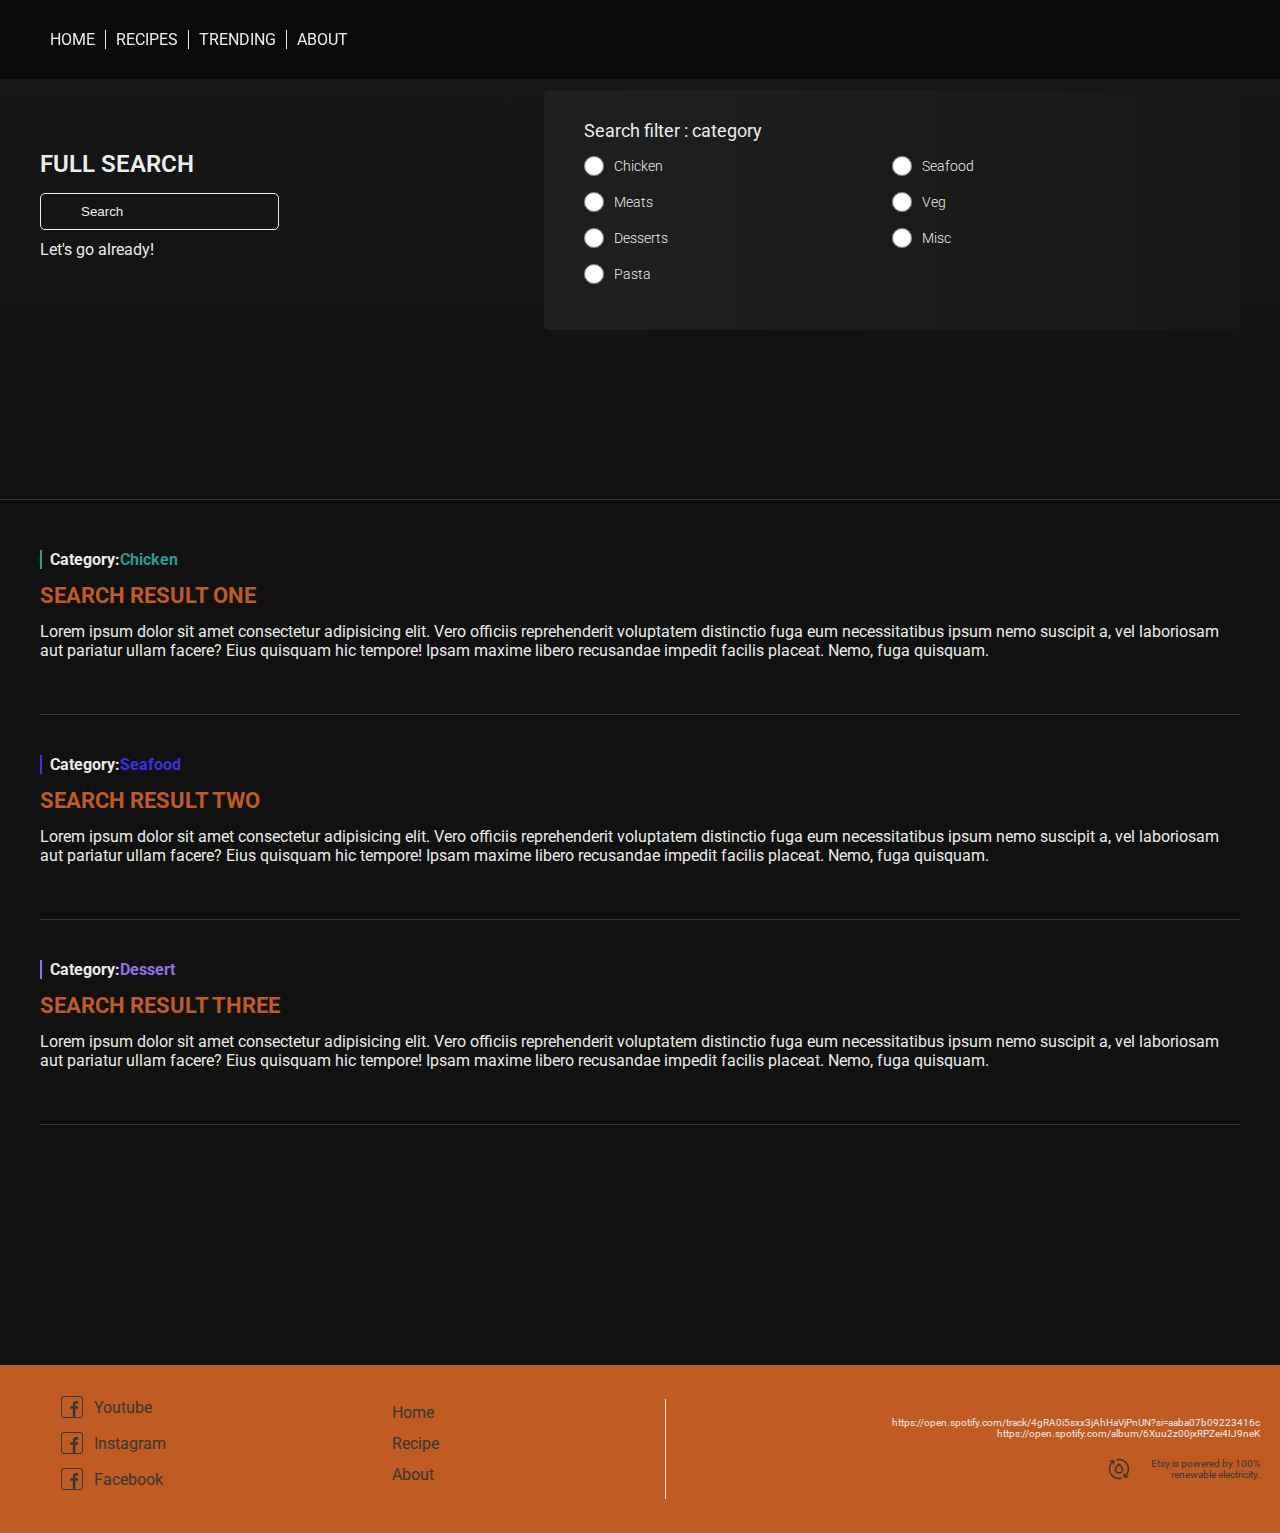
<file: about.html>
<!DOCTYPE html>
<html lang="en">
<head>
    <meta charset="UTF-8">
    <meta name="viewport" content="width=device-width, initial-scale=1.0">
    <title>Recipe Page / Mandatory</title>
    <link rel="stylesheet" href="css/notnotmain.css">
</head>
<body>
    <div class="container">
            <!-- Navigation -->
            <nav class="navigation fixed">
                <div class="menu-container">
                    <ul>
                        <li><a href="/index.html">HOME</a></li>
                        <li><a href="/recipes.html">RECIPES</a></li>
                        <li><a href="/trending.html">TRENDING</a></li>
                        <li><a href="/about.html">ABOUT</a></li>
                    </ul>
                </div>
            </nav>
            <!-- Header/hero area -->
            <header class="hero-searchpage">
                <div class="hero-container">
                    <!-- <div class="hero-text">
                        <p>#1 Bender's most shiny recipe</p>
                        <h1>Boozy brown <br><span>Lentil soup</span> </h1>
                        <p>40% healthy</p>
                    </div> -->

                    <div class="search-box-searchpage">
                        <div class="fullsearch-headline">
                            Full Search
                        </div>

                        <input type="search" name="" id="" class="search-input" placeholder="Search">
                        <p>Let's go already!</p>
                    </div>

                    <div class="filter-category-checkbox">
                        <h3>Search filter : category</h3>
                        <label>
                            <input type="radio" name="category" id="chicken" value="chicken"> 
                            Chicken
                        </label>
                        <label>
                            <input type="radio" name="category" id="seafood" value="seafood"> 
                            Seafood
                        </label>
                        <label>
                            <input type="radio" name="category" id="meats" value="meats"> 
                            Meats
                        </label>
                        <label>
                            <input type="radio" name="category" id="veg" value="veg"> 
                            Veg
                        </label>
                        <label>
                            <input type="radio" name="category" id="dessert" value="dessert"> 
                            Desserts
                        </label>
                        <label>
                            <input type="radio" name="category" id="misc" value="misc"> 
                            Misc
                        </label>
                        <label>
                            <input type="radio" name="category" id="pasta" value="pasta"> 
                            Pasta
                        </label>
                    </div>
                </div>
            </header>

        
            <div class="serp">
                <div class="serp-container">
                    <!-- <h2>Search Results</h2> -->

                    <!-- each result based on a search start-->
                    <div class="serp-item">
                        <h3 class="category-label">Category:  <span data-category="chicken"> Chicken</span></h3>
                        <h2>search result one</h2>
                        <p>Lorem ipsum dolor sit amet consectetur adipisicing elit. Vero officiis reprehenderit voluptatem distinctio fuga eum necessitatibus ipsum nemo suscipit a, vel laboriosam aut pariatur ullam facere? Eius quisquam hic tempore! Ipsam maxime libero recusandae impedit facilis placeat. Nemo, fuga quisquam.</p>
                    </div>
                    <!-- each result based on a search end-->

                    <div class="serp-item">
                        <h3 class="category-label">Category:  <span data-category="seafood"> Seafood</span></h3>
                        <h2>search result two</h2>
                        <p>Lorem ipsum dolor sit amet consectetur adipisicing elit. Vero officiis reprehenderit voluptatem distinctio fuga eum necessitatibus ipsum nemo suscipit a, vel laboriosam aut pariatur ullam facere? Eius quisquam hic tempore! Ipsam maxime libero recusandae impedit facilis placeat. Nemo, fuga quisquam.</p>
                    </div>
                    <!-- each result based on a search end-->

                    <div class="serp-item">
                        <h3 class="category-label">Category:  <span data-category="dessert"> Dessert</span></h3>
                        <h2>search result three</h2>
                        <p>Lorem ipsum dolor sit amet consectetur adipisicing elit. Vero officiis reprehenderit voluptatem distinctio fuga eum necessitatibus ipsum nemo suscipit a, vel laboriosam aut pariatur ullam facere? Eius quisquam hic tempore! Ipsam maxime libero recusandae impedit facilis placeat. Nemo, fuga quisquam.</p>
                    </div>
                    <!-- each result based on a search end-->

                </div>
            </div>









            </div>
                <!-- footer  -->
            <footer class="footer">
                <div class="footer-container">
                    <div class="footer-left">
                        <div class="social">
                            <li>
                                <svg xmlns="http://www.w3.org/2000/svg" width="24" height="24" viewBox="0 0 24 24"><path fill="currentColor" fill-rule="evenodd" d="M1 5.8c0-1.68 0-2.52.327-3.16a3.02 3.02 0 0 1 1.31-1.31c.642-.327 1.48-.327 3.16-.327h12.4c1.68 0 2.52 0 3.16.327a3.02 3.02 0 0 1 1.31 1.31c.327.642.327 1.48.327 3.16v12.4c0 1.68 0 2.52-.327 3.16a3 3 0 0 1-1.31 1.31c-.642.327-1.48.327-3.16.327h-12.4c-1.68 0-2.52 0-3.16-.327a3 3 0 0 1-1.31-1.31C1 20.718 1 19.88 1 18.2zM5.8 2h12.4c.857 0 1.44 0 1.89.038c.438.035.663.1.819.18c.376.192.682.498.874.874c.08.156.145.38.18.819c.037.45.038 1.03.038 1.89v12.4c0 .857-.001 1.44-.038 1.89c-.036.438-.101.663-.18.819a2 2 0 0 1-.874.874c-.156.08-.381.145-.819.18c-.45.036-1.03.037-1.89.037h-2.78v-8.29h2.33l.366-2.56h-2.69v-1.1q0-.28.037-.507c.107-.643.459-.96 1.2-.96h1.48v-2.45l-.016-.003c-.266-.036-.813-.11-1.83-.11c-2.17 0-3.44 1.14-3.44 3.75v1.38h-2.56v2.56h2.56v8.29h-7.05c-.857 0-1.44 0-1.89-.038c-.438-.035-.663-.1-.819-.18a2 2 0 0 1-.874-.874c-.08-.156-.145-.38-.18-.819c-.037-.45-.037-1.03-.037-1.89V5.8c0-.857 0-1.44.037-1.89c.036-.438.101-.663.18-.819c.192-.376.498-.682.874-.874c.156-.08.381-.145.82-.18c.45-.036 1.03-.037 1.89-.037z" clip-rule="evenodd"/></svg>
                                <a href="">Youtube</a>
                            </li>
                            <li>
                                <svg xmlns="http://www.w3.org/2000/svg" width="24" height="24" viewBox="0 0 24 24"><path fill="currentColor" fill-rule="evenodd" d="M1 5.8c0-1.68 0-2.52.327-3.16a3.02 3.02 0 0 1 1.31-1.31c.642-.327 1.48-.327 3.16-.327h12.4c1.68 0 2.52 0 3.16.327a3.02 3.02 0 0 1 1.31 1.31c.327.642.327 1.48.327 3.16v12.4c0 1.68 0 2.52-.327 3.16a3 3 0 0 1-1.31 1.31c-.642.327-1.48.327-3.16.327h-12.4c-1.68 0-2.52 0-3.16-.327a3 3 0 0 1-1.31-1.31C1 20.718 1 19.88 1 18.2zM5.8 2h12.4c.857 0 1.44 0 1.89.038c.438.035.663.1.819.18c.376.192.682.498.874.874c.08.156.145.38.18.819c.037.45.038 1.03.038 1.89v12.4c0 .857-.001 1.44-.038 1.89c-.036.438-.101.663-.18.819a2 2 0 0 1-.874.874c-.156.08-.381.145-.819.18c-.45.036-1.03.037-1.89.037h-2.78v-8.29h2.33l.366-2.56h-2.69v-1.1q0-.28.037-.507c.107-.643.459-.96 1.2-.96h1.48v-2.45l-.016-.003c-.266-.036-.813-.11-1.83-.11c-2.17 0-3.44 1.14-3.44 3.75v1.38h-2.56v2.56h2.56v8.29h-7.05c-.857 0-1.44 0-1.89-.038c-.438-.035-.663-.1-.819-.18a2 2 0 0 1-.874-.874c-.08-.156-.145-.38-.18-.819c-.037-.45-.037-1.03-.037-1.89V5.8c0-.857 0-1.44.037-1.89c.036-.438.101-.663.18-.819c.192-.376.498-.682.874-.874c.156-.08.381-.145.82-.18c.45-.036 1.03-.037 1.89-.037z" clip-rule="evenodd"/></svg>
                                <a href="">Instagram</a>
                            </li>
                            <li>
                                <svg xmlns="http://www.w3.org/2000/svg" width="24" height="24" viewBox="0 0 24 24"><path fill="currentColor" fill-rule="evenodd" d="M1 5.8c0-1.68 0-2.52.327-3.16a3.02 3.02 0 0 1 1.31-1.31c.642-.327 1.48-.327 3.16-.327h12.4c1.68 0 2.52 0 3.16.327a3.02 3.02 0 0 1 1.31 1.31c.327.642.327 1.48.327 3.16v12.4c0 1.68 0 2.52-.327 3.16a3 3 0 0 1-1.31 1.31c-.642.327-1.48.327-3.16.327h-12.4c-1.68 0-2.52 0-3.16-.327a3 3 0 0 1-1.31-1.31C1 20.718 1 19.88 1 18.2zM5.8 2h12.4c.857 0 1.44 0 1.89.038c.438.035.663.1.819.18c.376.192.682.498.874.874c.08.156.145.38.18.819c.037.45.038 1.03.038 1.89v12.4c0 .857-.001 1.44-.038 1.89c-.036.438-.101.663-.18.819a2 2 0 0 1-.874.874c-.156.08-.381.145-.819.18c-.45.036-1.03.037-1.89.037h-2.78v-8.29h2.33l.366-2.56h-2.69v-1.1q0-.28.037-.507c.107-.643.459-.96 1.2-.96h1.48v-2.45l-.016-.003c-.266-.036-.813-.11-1.83-.11c-2.17 0-3.44 1.14-3.44 3.75v1.38h-2.56v2.56h2.56v8.29h-7.05c-.857 0-1.44 0-1.89-.038c-.438-.035-.663-.1-.819-.18a2 2 0 0 1-.874-.874c-.08-.156-.145-.38-.18-.819c-.037-.45-.037-1.03-.037-1.89V5.8c0-.857 0-1.44.037-1.89c.036-.438.101-.663.18-.819c.192-.376.498-.682.874-.874c.156-.08.381-.145.82-.18c.45-.036 1.03-.037 1.89-.037z" clip-rule="evenodd"/></svg>
                                <a href="">Facebook</a>
                            </li>
                        </div>
                    </div>

                    <div class="footer-center">
                    <ul>
                        <li><a href="#">Home</a></li>
                        <li><a href="#">Recipe</a></li>
                        <li><a href="#">About</a></li>
                    </ul>
                    </div>

                    <div class="footer-line"></div>

                    <div class="footer-right">
                    <div class="spotify-links">
                        <a href="https://open.spotify.com/track/4gRA0i5sxx3jAhHaVjPnUN?si=aaba07b09223416c">https://open.spotify.com/track/4gRA0i5sxx3jAhHaVjPnUN?si=aaba07b09223416c</a><br>
                        <a href="https://open.spotify.com/album/6xuu2z00jxRPZei4J9neK"> https://open.spotify.com/album/6Xuu2z00jxRPZei4IJ9neK</a>
                    </div>
                    <div class="etsy">
                        <svg xmlns="http://www.w3.org/2000/svg" width="24" height="24" viewBox="0 0 24 24"><g fill="none" stroke="currentColor" stroke-linecap="round" stroke-linejoin="round" stroke-width="1.5"><path d="M17.253 19.917A9.5 9.5 0 0 0 9.89 2.736m7.364 17.18V17m0 2.917H20.5M6.722 4.1a9.5 9.5 0 0 0 7.389 17.165M6.722 4.1V7m0-2.9H3.5"/><path d="M12 16a3.5 3.5 0 0 0 3.5-3.5C15.5 10 12 7 12 7s-3.5 3-3.5 5.5A3.5 3.5 0 0 0 12 16"/></g></svg>
                        <p>Etsy is powered by 100% <br> renewable electricity.</p>
                    </div>
                </div>
                </div>
                </footer>
    </div>
</body>
</html>
</file>
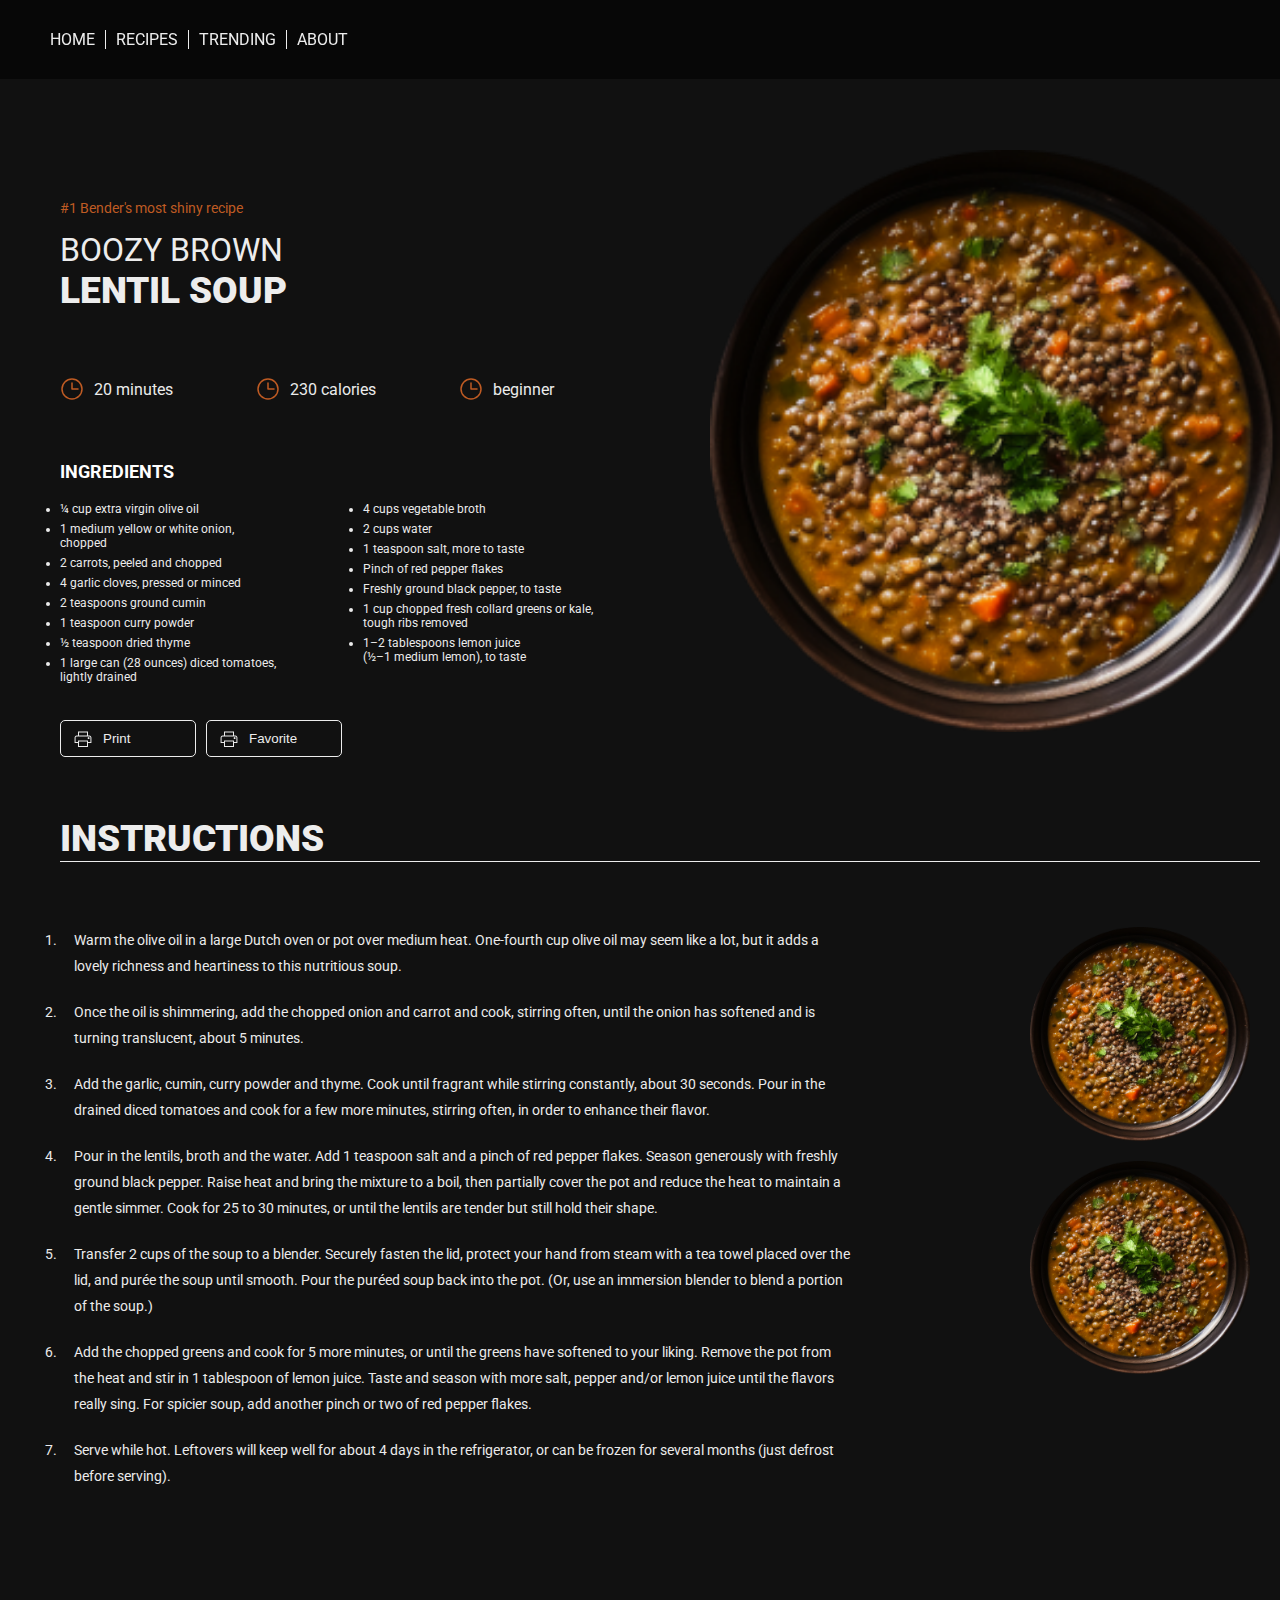
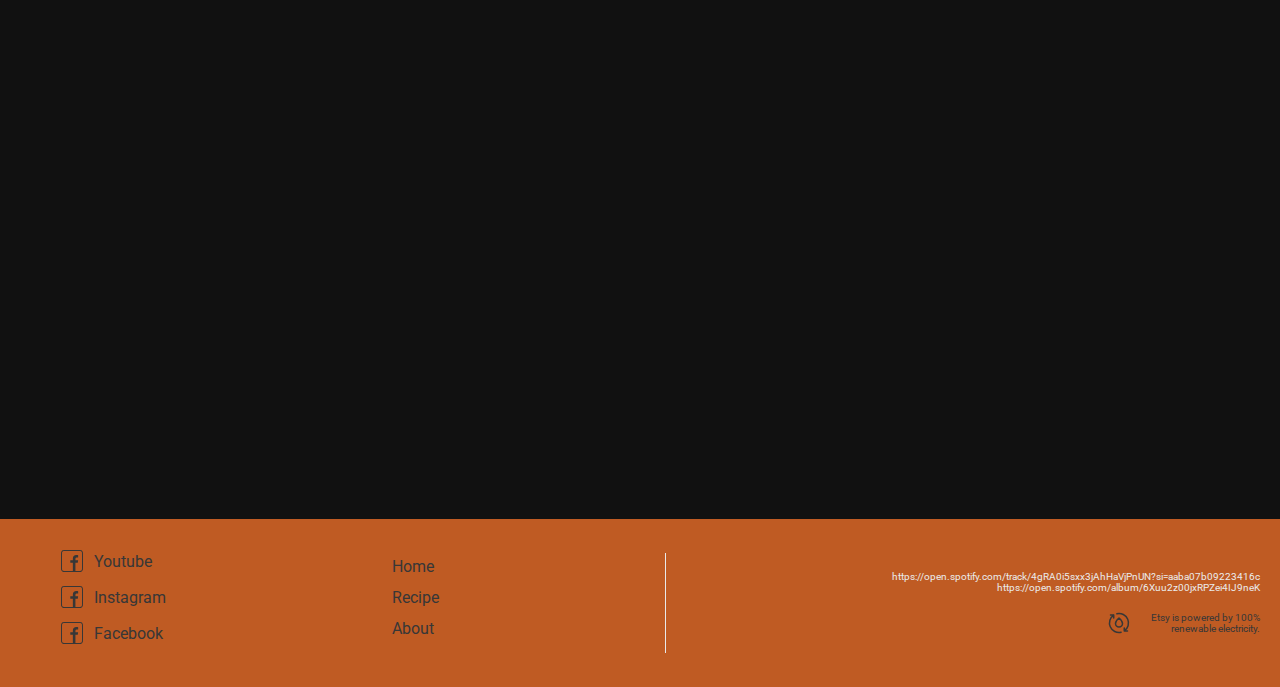
<file: details.html>
<!DOCTYPE html>
<html lang="en">
<head>
    <meta charset="UTF-8">
    <meta name="viewport" content="width=device-width, initial-scale=1.0">
    <title>Recipe Details</title>
    <link rel="stylesheet" href="/SecondPage/css/notmain.css">
</head>
<body>
<div class="container">

        <!-- Navigation -->
        <nav class="navigation fixed">
            <div class="menu-container">
                <ul>
                    <li><a href="/HomePage/index.html">HOME</a></li>
                    <li><a href="/SecondPage/details.html">RECIPES</a></li>
                    <li><a href="/4thPage/Lando.html">TRENDING</a></li>
                    <li><a href="/SearchPage/search.html">ABOUT</a></li>
                </ul>
            </div>
        </nav>

        <!-- Hero Section -->
        <header class="hero">
            <div class="hero-container">
                <div class="hero-text">
                    <p>#1 Bender's most shiny recipe</p>
                    <h1>Boozy brown <br><span>Lentil soup</span></h1>
                </div>
                <div class="hero-tags">
                    <li>
                        <svg xmlns="http://www.w3.org/2000/svg" width="24" height="24" viewBox="0 0 24 24"><g fill="none" stroke="currentColor" stroke-linecap="round" stroke-linejoin="round" stroke-width="1.5"><path d="M12 6v6h6"/><path d="M12 22c5.523 0 10-4.477 10-10S17.523 2 12 2S2 6.477 2 12s4.477 10 10 10"/></g></svg>
                        <p>20 minutes</p>
                    </li>
                    <li>
                        <svg xmlns="http://www.w3.org/2000/svg" width="24" height="24" viewBox="0 0 24 24"><g fill="none" stroke="currentColor" stroke-linecap="round" stroke-linejoin="round" stroke-width="1.5"><path d="M12 6v6h6"/><path d="M12 22c5.523 0 10-4.477 10-10S17.523 2 12 2S2 6.477 2 12s4.477 10 10 10"/></g></svg>
                        <p>230 calories</p>
                    </li>
                    <li>
                        <svg xmlns="http://www.w3.org/2000/svg" width="24" height="24" viewBox="0 0 24 24"><g fill="none" stroke="currentColor" stroke-linecap="round" stroke-linejoin="round" stroke-width="1.5"><path d="M12 6v6h6"/><path d="M12 22c5.523 0 10-4.477 10-10S17.523 2 12 2S2 6.477 2 12s4.477 10 10 10"/></g></svg>
                        <p>beginner</p>                            
                    </li>
                </div>
                    <div class="hero-image">
                        <img src="/img/Group 8507.png" alt="Image hero">
                    </div>
            </div>
        </header>

        <!-- Ingredients Section -->
        <section class="section-ingredients">
            <div class="ingredients-container">
                
                <div class="ingredients-title">
                    <h5>Ingredients</h5>
                </div>

                <div class="ingredients-list-left">
                    <ul>
                        <li>¼ cup extra virgin olive oil</li>
                        <li>1 medium yellow or white onion,<br> chopped</li>
                        <li>2 carrots, peeled and chopped</li>
                        <li>4 garlic cloves, pressed or minced</li>
                        <li>2 teaspoons ground cumin</li>
                        <li>1 teaspoon curry powder</li>
                        <li>½ teaspoon dried thyme</li>
                        <li>1 large can (28 ounces) diced tomatoes, <br>lightly drained</li>
                    </ul>
                </div>

                <div class="ingredients-list-right">
                    <ul>
                        <li>4 cups vegetable broth</li>
                        <li>2 cups water</li>
                        <li>1 teaspoon salt, more to taste</li>
                        <li>Pinch of red pepper flakes</li>
                        <li>Freshly ground black pepper, to taste</li>
                        <li>1 cup chopped fresh collard greens or kale, <br> tough ribs removed</li>
                        <li>1–2 tablespoons lemon juice <br>(½–1 medium lemon), to taste</li>
                    </ul>
                </div>

                <div class="input-fields-container">
                    <div class="search-box">
                        <svg xmlns="http://www.w3.org/2000/svg" width="24" height="24" viewBox="0 0 24 24"><path fill="currentColor" d="M16 8.616v-3H8v3H7v-4h10v4zm-11.423 1h14.846zm13.038 2.5q.425 0 .713-.288t.287-.712t-.287-.713t-.713-.288t-.712.288t-.288.713t.288.712t.713.288M16 19v-4.538H8V19zm1 1H7v-4H3.577v-5.384q0-.85.577-1.425t1.423-.576h12.846q.85 0 1.425.576t.575 1.424V16H17zm2.423-5v-4.384q0-.425-.287-.713t-.713-.288H5.577q-.425 0-.712.288t-.288.713V15H7v-1.538h10V15z"/></svg>
                        <input type="search" class="search-input" placeholder="Print">
                    </div>
                    <div class="search-box">
                        <svg xmlns="http://www.w3.org/2000/svg" width="24" height="24" viewBox="0 0 24 24"><path fill="currentColor" d="M16 8.616v-3H8v3H7v-4h10v4zm-11.423 1h14.846zm13.038 2.5q.425 0 .713-.288t.287-.712t-.287-.713t-.713-.288t-.712.288t-.288.713t.288.712t.713.288M16 19v-4.538H8V19zm1 1H7v-4H3.577v-5.384q0-.85.577-1.425t1.423-.576h12.846q.85 0 1.425.576t.575 1.424V16H17zm2.423-5v-4.384q0-.425-.287-.713t-.713-.288H5.577q-.425 0-.712.288t-.288.713V15H7v-1.538h10V15z"/></svg>
                        <input type="search" class="search-input" placeholder="Favorite">
                    </div>
                </div>

            </div>
        </section>

            <div class="instructions">
                <div class="instructions_headline">
                    instructions
                </div>
                <div class="instructions-container-list">
                    <ol>
                        <li>
                            <p>Warm the olive oil in a large Dutch oven or pot over medium heat. One-fourth cup olive oil may seem like a lot, but it adds a lovely richness and heartiness to this nutritious soup.</p>
                        </li>
                        <li>
                            <p>Once the oil is shimmering, add the chopped onion and carrot and cook, stirring often, until the onion has softened and is turning translucent, about 5 minutes.</p>
                        </li>
                        <li>
                            <p>Add the garlic, cumin, curry powder and thyme. Cook until fragrant while stirring constantly, about 30 seconds. Pour in the drained diced tomatoes and cook for a few more minutes, stirring often, in order to enhance their flavor.</p>
                        </li>
                        <li>
                            <p>Pour in the lentils, broth and the water. Add 1 teaspoon salt and a pinch of red pepper flakes. Season generously with freshly ground black pepper. Raise heat and bring the mixture to a boil, then partially cover the pot and reduce the heat to maintain a gentle simmer. Cook for 25 to 30 minutes, or until the lentils are tender but still hold their shape.</p>
                        </li>
                        <li>
                            <p>Transfer 2 cups of the soup to a blender. Securely fasten the lid, protect your hand from steam with a tea towel placed over the lid, and purée the soup until smooth. Pour the puréed soup back into the pot. (Or, use an immersion blender to blend a portion of the soup.)</p>
                        </li>
                        <li>
                            <p>Add the chopped greens and cook for 5 more minutes, or until the greens have softened to your liking. Remove the pot from the heat and stir in 1 tablespoon of lemon juice. Taste and season with more salt, pepper and/or lemon juice until the flavors really sing. For spicier soup, add another pinch or two of red pepper flakes.</p>
                        </li>
                        <li>
                            <p>Serve while hot. Leftovers will keep well for about 4 days in the refrigerator, or can be frozen for several months (just defrost before serving).</p>
                        </li>
                    </ol>
                </div>
                    <div class="instructions-images">
                        <img src="/img/Group 8507.png" alt="image 1">
                        <img src="/img/Group 8507.png" alt="image 2">
                    </div>
            </div>





    <!-- footer  -->
            <footer class="footer">
                <div class="footer-container">
                    <div class="footer-left">
                        <div class="social">
                            <li>
                                <svg xmlns="http://www.w3.org/2000/svg" width="24" height="24" viewBox="0 0 24 24"><path fill="currentColor" fill-rule="evenodd" d="M1 5.8c0-1.68 0-2.52.327-3.16a3.02 3.02 0 0 1 1.31-1.31c.642-.327 1.48-.327 3.16-.327h12.4c1.68 0 2.52 0 3.16.327a3.02 3.02 0 0 1 1.31 1.31c.327.642.327 1.48.327 3.16v12.4c0 1.68 0 2.52-.327 3.16a3 3 0 0 1-1.31 1.31c-.642.327-1.48.327-3.16.327h-12.4c-1.68 0-2.52 0-3.16-.327a3 3 0 0 1-1.31-1.31C1 20.718 1 19.88 1 18.2zM5.8 2h12.4c.857 0 1.44 0 1.89.038c.438.035.663.1.819.18c.376.192.682.498.874.874c.08.156.145.38.18.819c.037.45.038 1.03.038 1.89v12.4c0 .857-.001 1.44-.038 1.89c-.036.438-.101.663-.18.819a2 2 0 0 1-.874.874c-.156.08-.381.145-.819.18c-.45.036-1.03.037-1.89.037h-2.78v-8.29h2.33l.366-2.56h-2.69v-1.1q0-.28.037-.507c.107-.643.459-.96 1.2-.96h1.48v-2.45l-.016-.003c-.266-.036-.813-.11-1.83-.11c-2.17 0-3.44 1.14-3.44 3.75v1.38h-2.56v2.56h2.56v8.29h-7.05c-.857 0-1.44 0-1.89-.038c-.438-.035-.663-.1-.819-.18a2 2 0 0 1-.874-.874c-.08-.156-.145-.38-.18-.819c-.037-.45-.037-1.03-.037-1.89V5.8c0-.857 0-1.44.037-1.89c.036-.438.101-.663.18-.819c.192-.376.498-.682.874-.874c.156-.08.381-.145.82-.18c.45-.036 1.03-.037 1.89-.037z" clip-rule="evenodd"/></svg>
                                <a href="">Youtube</a>
                            </li>
                            <li>
                                <svg xmlns="http://www.w3.org/2000/svg" width="24" height="24" viewBox="0 0 24 24"><path fill="currentColor" fill-rule="evenodd" d="M1 5.8c0-1.68 0-2.52.327-3.16a3.02 3.02 0 0 1 1.31-1.31c.642-.327 1.48-.327 3.16-.327h12.4c1.68 0 2.52 0 3.16.327a3.02 3.02 0 0 1 1.31 1.31c.327.642.327 1.48.327 3.16v12.4c0 1.68 0 2.52-.327 3.16a3 3 0 0 1-1.31 1.31c-.642.327-1.48.327-3.16.327h-12.4c-1.68 0-2.52 0-3.16-.327a3 3 0 0 1-1.31-1.31C1 20.718 1 19.88 1 18.2zM5.8 2h12.4c.857 0 1.44 0 1.89.038c.438.035.663.1.819.18c.376.192.682.498.874.874c.08.156.145.38.18.819c.037.45.038 1.03.038 1.89v12.4c0 .857-.001 1.44-.038 1.89c-.036.438-.101.663-.18.819a2 2 0 0 1-.874.874c-.156.08-.381.145-.819.18c-.45.036-1.03.037-1.89.037h-2.78v-8.29h2.33l.366-2.56h-2.69v-1.1q0-.28.037-.507c.107-.643.459-.96 1.2-.96h1.48v-2.45l-.016-.003c-.266-.036-.813-.11-1.83-.11c-2.17 0-3.44 1.14-3.44 3.75v1.38h-2.56v2.56h2.56v8.29h-7.05c-.857 0-1.44 0-1.89-.038c-.438-.035-.663-.1-.819-.18a2 2 0 0 1-.874-.874c-.08-.156-.145-.38-.18-.819c-.037-.45-.037-1.03-.037-1.89V5.8c0-.857 0-1.44.037-1.89c.036-.438.101-.663.18-.819c.192-.376.498-.682.874-.874c.156-.08.381-.145.82-.18c.45-.036 1.03-.037 1.89-.037z" clip-rule="evenodd"/></svg>
                                <a href="">Instagram</a>
                            </li>
                            <li>
                                <svg xmlns="http://www.w3.org/2000/svg" width="24" height="24" viewBox="0 0 24 24"><path fill="currentColor" fill-rule="evenodd" d="M1 5.8c0-1.68 0-2.52.327-3.16a3.02 3.02 0 0 1 1.31-1.31c.642-.327 1.48-.327 3.16-.327h12.4c1.68 0 2.52 0 3.16.327a3.02 3.02 0 0 1 1.31 1.31c.327.642.327 1.48.327 3.16v12.4c0 1.68 0 2.52-.327 3.16a3 3 0 0 1-1.31 1.31c-.642.327-1.48.327-3.16.327h-12.4c-1.68 0-2.52 0-3.16-.327a3 3 0 0 1-1.31-1.31C1 20.718 1 19.88 1 18.2zM5.8 2h12.4c.857 0 1.44 0 1.89.038c.438.035.663.1.819.18c.376.192.682.498.874.874c.08.156.145.38.18.819c.037.45.038 1.03.038 1.89v12.4c0 .857-.001 1.44-.038 1.89c-.036.438-.101.663-.18.819a2 2 0 0 1-.874.874c-.156.08-.381.145-.819.18c-.45.036-1.03.037-1.89.037h-2.78v-8.29h2.33l.366-2.56h-2.69v-1.1q0-.28.037-.507c.107-.643.459-.96 1.2-.96h1.48v-2.45l-.016-.003c-.266-.036-.813-.11-1.83-.11c-2.17 0-3.44 1.14-3.44 3.75v1.38h-2.56v2.56h2.56v8.29h-7.05c-.857 0-1.44 0-1.89-.038c-.438-.035-.663-.1-.819-.18a2 2 0 0 1-.874-.874c-.08-.156-.145-.38-.18-.819c-.037-.45-.037-1.03-.037-1.89V5.8c0-.857 0-1.44.037-1.89c.036-.438.101-.663.18-.819c.192-.376.498-.682.874-.874c.156-.08.381-.145.82-.18c.45-.036 1.03-.037 1.89-.037z" clip-rule="evenodd"/></svg>
                                <a href="">Facebook</a>
                            </li>
                        </div>
                    </div>

                    <div class="footer-center">
                    <ul>
                        <li><a href="#">Home</a></li>
                        <li><a href="#">Recipe</a></li>
                        <li><a href="#">About</a></li>
                    </ul>
                    </div>

                    <div class="footer-line"></div>

                    <div class="footer-right">
                    <div class="spotify-links">
                        <a href="https://open.spotify.com/track/4gRA0i5sxx3jAhHaVjPnUN?si=aaba07b09223416c">https://open.spotify.com/track/4gRA0i5sxx3jAhHaVjPnUN?si=aaba07b09223416c</a><br>
                        <a href="https://open.spotify.com/album/6xuu2z00jxRPZei4J9neK"> https://open.spotify.com/album/6Xuu2z00jxRPZei4IJ9neK</a>
                    </div>
                    <div class="etsy">
                        <svg xmlns="http://www.w3.org/2000/svg" width="24" height="24" viewBox="0 0 24 24"><g fill="none" stroke="currentColor" stroke-linecap="round" stroke-linejoin="round" stroke-width="1.5"><path d="M17.253 19.917A9.5 9.5 0 0 0 9.89 2.736m7.364 17.18V17m0 2.917H20.5M6.722 4.1a9.5 9.5 0 0 0 7.389 17.165M6.722 4.1V7m0-2.9H3.5"/><path d="M12 16a3.5 3.5 0 0 0 3.5-3.5C15.5 10 12 7 12 7s-3.5 3-3.5 5.5A3.5 3.5 0 0 0 12 16"/></g></svg>
                        <p>Etsy is powered by 100% <br> renewable electricity.</p>
                    </div>
                </div>
                </div>
            </footer>








</div>
</body>
</html
</file>
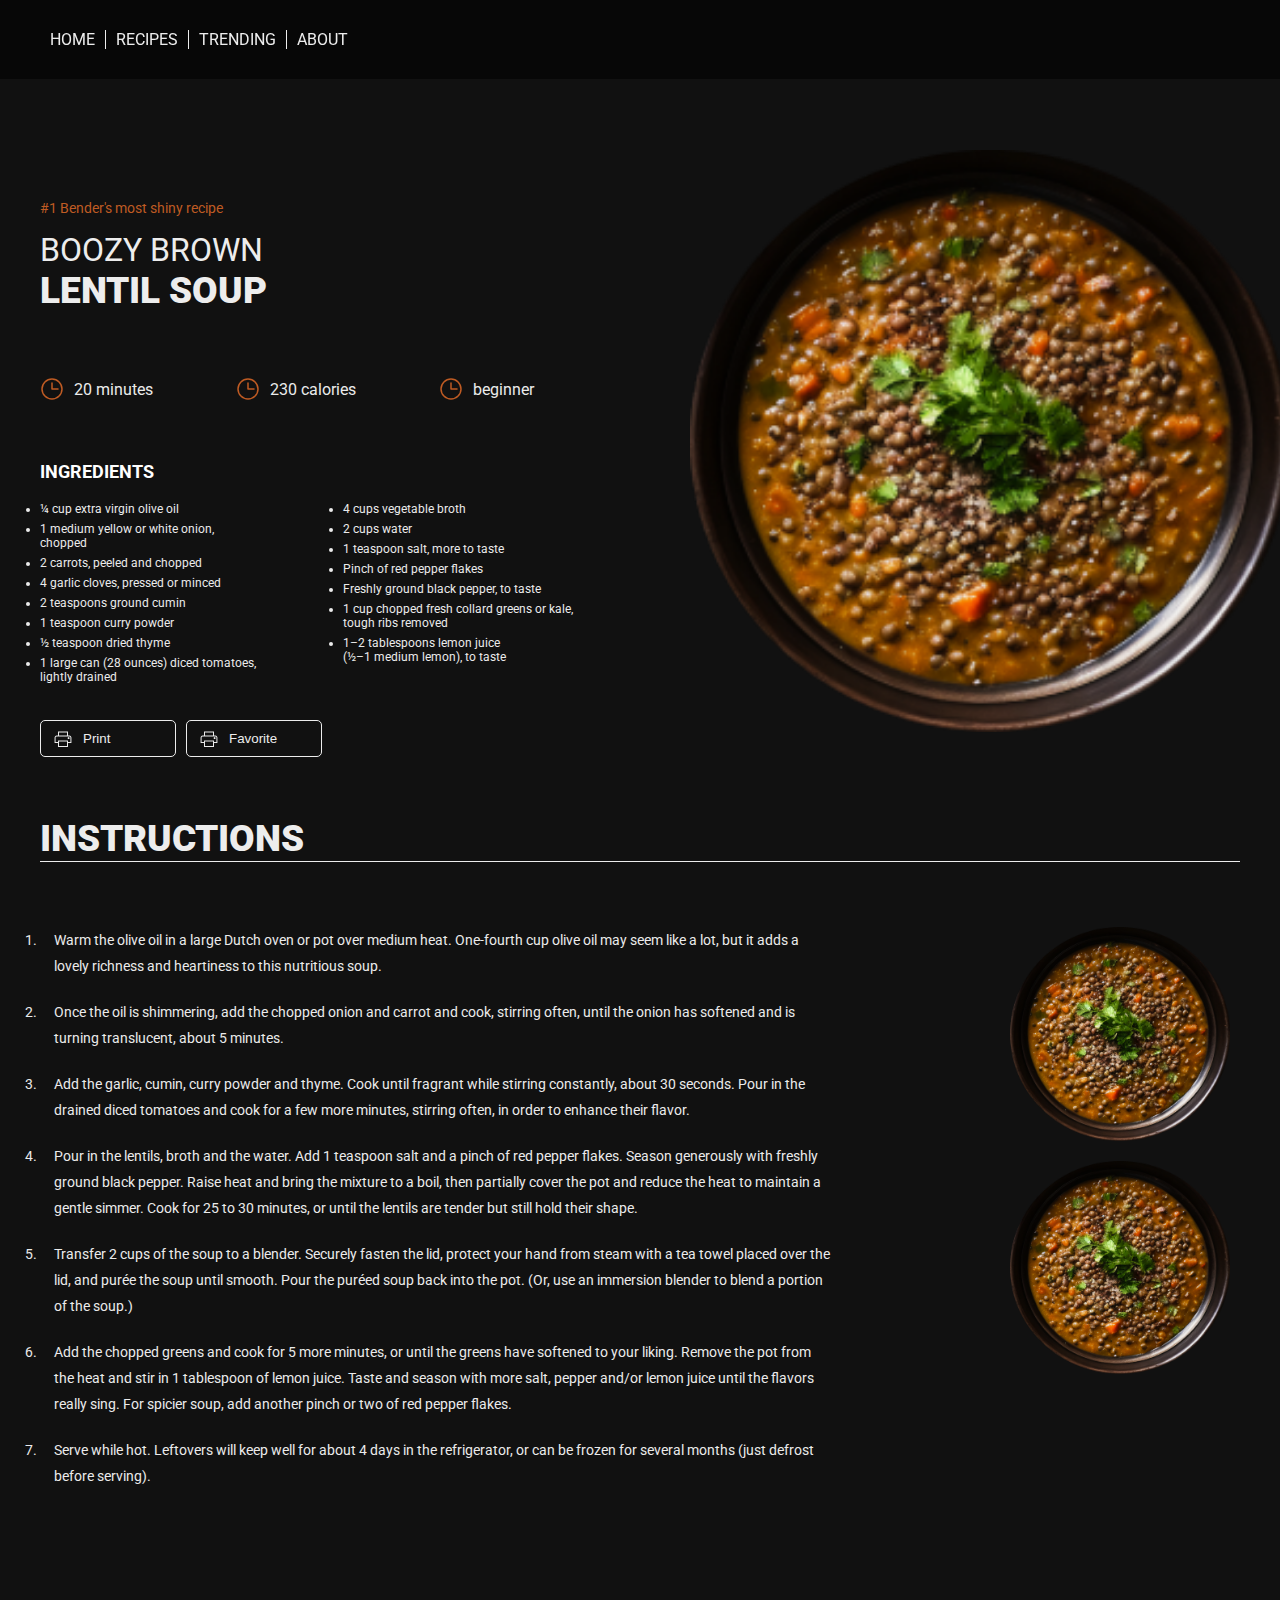
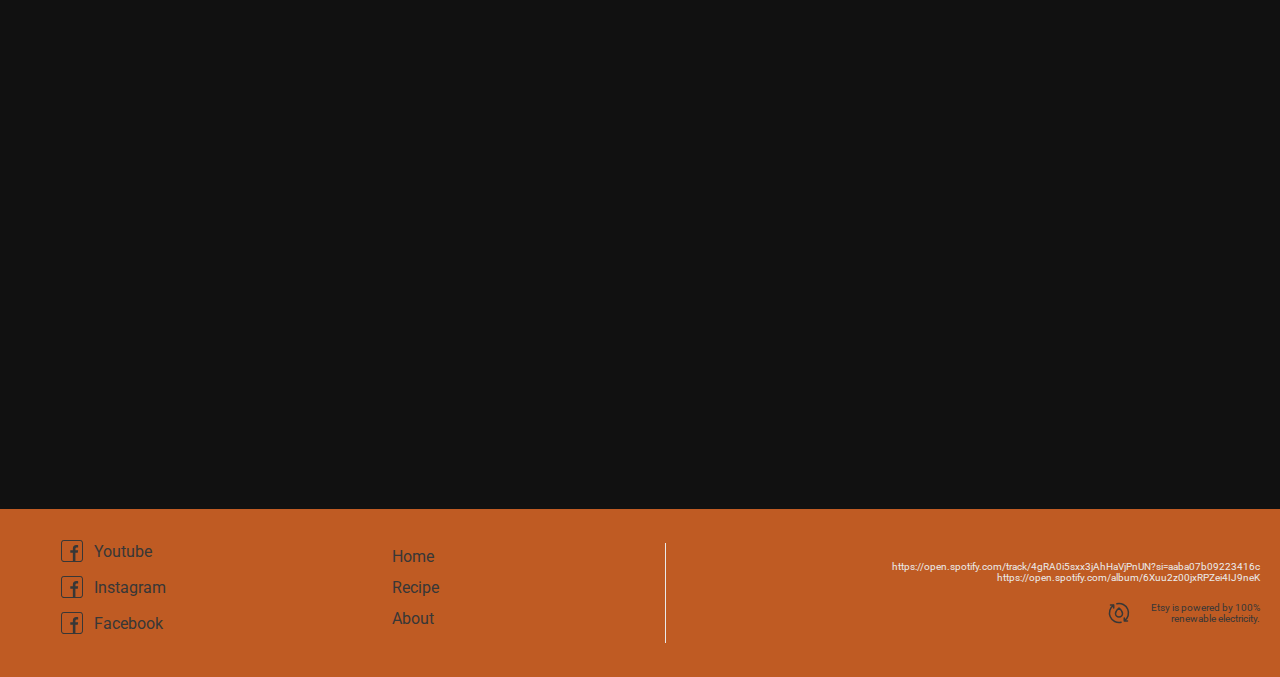
<file: recipes.html>
<!DOCTYPE html>
<html lang="en">
<head>
    <meta charset="UTF-8">
    <meta name="viewport" content="width=device-width, initial-scale=1.0">
    <title>Recipe Details</title>
    <link rel="stylesheet" href="css/recipes.css">
</head>
<body>
            <!-- Navigation -->
            <nav class="navigation fixed">
                <div class="menu-container">
                    <ul>
                        <li><a href="index.html">HOME</a></li>
                        <li><a href="recipes.html">RECIPES</a></li>
                        <li><a href="trending.html">TRENDING</a></li>
                        <li><a href="about.html">ABOUT</a></li>
                    </ul>
                </div>
            </nav>
<div class="container">

        <!-- Hero Section -->
        <header class="hero">
            <div class="hero-container">
                <div class="hero-text">
                    <p>#1 Bender's most shiny recipe</p>
                    <h1>Boozy brown <br><span>Lentil soup</span></h1>
                </div>
                <div class="hero-tags">
                    <li>
                        <svg xmlns="http://www.w3.org/2000/svg" width="24" height="24" viewBox="0 0 24 24"><g fill="none" stroke="currentColor" stroke-linecap="round" stroke-linejoin="round" stroke-width="1.5"><path d="M12 6v6h6"/><path d="M12 22c5.523 0 10-4.477 10-10S17.523 2 12 2S2 6.477 2 12s4.477 10 10 10"/></g></svg>
                        <p>20 minutes</p>
                    </li>
                    <li>
                        <svg xmlns="http://www.w3.org/2000/svg" width="24" height="24" viewBox="0 0 24 24"><g fill="none" stroke="currentColor" stroke-linecap="round" stroke-linejoin="round" stroke-width="1.5"><path d="M12 6v6h6"/><path d="M12 22c5.523 0 10-4.477 10-10S17.523 2 12 2S2 6.477 2 12s4.477 10 10 10"/></g></svg>
                        <p>230 calories</p>
                    </li>
                    <li>
                        <svg xmlns="http://www.w3.org/2000/svg" width="24" height="24" viewBox="0 0 24 24"><g fill="none" stroke="currentColor" stroke-linecap="round" stroke-linejoin="round" stroke-width="1.5"><path d="M12 6v6h6"/><path d="M12 22c5.523 0 10-4.477 10-10S17.523 2 12 2S2 6.477 2 12s4.477 10 10 10"/></g></svg>
                        <p>beginner</p>                            
                    </li>
                </div>
                    <div class="hero-image">
                        <img src="img/Group 8507.png" alt="Image hero">
                    </div>
            </div>
        </header>

        <!-- Ingredients Section -->
        <section class="section-ingredients">
            <div class="ingredients-container">
                
                <div class="ingredients-title">
                    <h5>Ingredients</h5>
                </div>

                <div class="ingredients-list-left">
                    <ul>
                        <li>¼ cup extra virgin olive oil</li>
                        <li>1 medium yellow or white onion,<br> chopped</li>
                        <li>2 carrots, peeled and chopped</li>
                        <li>4 garlic cloves, pressed or minced</li>
                        <li>2 teaspoons ground cumin</li>
                        <li>1 teaspoon curry powder</li>
                        <li>½ teaspoon dried thyme</li>
                        <li>1 large can (28 ounces) diced tomatoes, <br>lightly drained</li>
                    </ul>
                </div>

                <div class="ingredients-list-right">
                    <ul>
                        <li>4 cups vegetable broth</li>
                        <li>2 cups water</li>
                        <li>1 teaspoon salt, more to taste</li>
                        <li>Pinch of red pepper flakes</li>
                        <li>Freshly ground black pepper, to taste</li>
                        <li>1 cup chopped fresh collard greens or kale, <br> tough ribs removed</li>
                        <li>1–2 tablespoons lemon juice <br>(½–1 medium lemon), to taste</li>
                    </ul>
                </div>

                <div class="input-fields-container">
                    <div class="search-box">
                        <svg xmlns="http://www.w3.org/2000/svg" width="24" height="24" viewBox="0 0 24 24"><path fill="currentColor" d="M16 8.616v-3H8v3H7v-4h10v4zm-11.423 1h14.846zm13.038 2.5q.425 0 .713-.288t.287-.712t-.287-.713t-.713-.288t-.712.288t-.288.713t.288.712t.713.288M16 19v-4.538H8V19zm1 1H7v-4H3.577v-5.384q0-.85.577-1.425t1.423-.576h12.846q.85 0 1.425.576t.575 1.424V16H17zm2.423-5v-4.384q0-.425-.287-.713t-.713-.288H5.577q-.425 0-.712.288t-.288.713V15H7v-1.538h10V15z"/></svg>
                        <input type="search" class="search-input" placeholder="Print">
                    </div>
                    <div class="search-box">
                        <svg xmlns="http://www.w3.org/2000/svg" width="24" height="24" viewBox="0 0 24 24"><path fill="currentColor" d="M16 8.616v-3H8v3H7v-4h10v4zm-11.423 1h14.846zm13.038 2.5q.425 0 .713-.288t.287-.712t-.287-.713t-.713-.288t-.712.288t-.288.713t.288.712t.713.288M16 19v-4.538H8V19zm1 1H7v-4H3.577v-5.384q0-.85.577-1.425t1.423-.576h12.846q.85 0 1.425.576t.575 1.424V16H17zm2.423-5v-4.384q0-.425-.287-.713t-.713-.288H5.577q-.425 0-.712.288t-.288.713V15H7v-1.538h10V15z"/></svg>
                        <input type="search" class="search-input" placeholder="Favorite">
                    </div>
                </div>

            </div>
        </section>

            <div class="instructions">
                <div class="instructions_headline">
                    instructions
                </div>
                <div class="instructions-container-list">
                    <ol>
                        <li>
                            <p>Warm the olive oil in a large Dutch oven or pot over medium heat. One-fourth cup olive oil may seem like a lot, but it adds a lovely richness and heartiness to this nutritious soup.</p>
                        </li>
                        <li>
                            <p>Once the oil is shimmering, add the chopped onion and carrot and cook, stirring often, until the onion has softened and is turning translucent, about 5 minutes.</p>
                        </li>
                        <li>
                            <p>Add the garlic, cumin, curry powder and thyme. Cook until fragrant while stirring constantly, about 30 seconds. Pour in the drained diced tomatoes and cook for a few more minutes, stirring often, in order to enhance their flavor.</p>
                        </li>
                        <li>
                            <p>Pour in the lentils, broth and the water. Add 1 teaspoon salt and a pinch of red pepper flakes. Season generously with freshly ground black pepper. Raise heat and bring the mixture to a boil, then partially cover the pot and reduce the heat to maintain a gentle simmer. Cook for 25 to 30 minutes, or until the lentils are tender but still hold their shape.</p>
                        </li>
                        <li>
                            <p>Transfer 2 cups of the soup to a blender. Securely fasten the lid, protect your hand from steam with a tea towel placed over the lid, and purée the soup until smooth. Pour the puréed soup back into the pot. (Or, use an immersion blender to blend a portion of the soup.)</p>
                        </li>
                        <li>
                            <p>Add the chopped greens and cook for 5 more minutes, or until the greens have softened to your liking. Remove the pot from the heat and stir in 1 tablespoon of lemon juice. Taste and season with more salt, pepper and/or lemon juice until the flavors really sing. For spicier soup, add another pinch or two of red pepper flakes.</p>
                        </li>
                        <li>
                            <p>Serve while hot. Leftovers will keep well for about 4 days in the refrigerator, or can be frozen for several months (just defrost before serving).</p>
                        </li>
                    </ol>
                </div>
                    <div class="instructions-images">
                        <img src="img/Group 8507.png" alt="image 1">
                        <img src="img/Group 8507.png" alt="image 2">
                    </div>
            </div>

</div>
    <!-- footer  -->
            <footer class="footer">
                <div class="footer-container">
                    <div class="footer-left">
                        <div class="social">
                            <li>
                                <svg xmlns="http://www.w3.org/2000/svg" width="24" height="24" viewBox="0 0 24 24"><path fill="currentColor" fill-rule="evenodd" d="M1 5.8c0-1.68 0-2.52.327-3.16a3.02 3.02 0 0 1 1.31-1.31c.642-.327 1.48-.327 3.16-.327h12.4c1.68 0 2.52 0 3.16.327a3.02 3.02 0 0 1 1.31 1.31c.327.642.327 1.48.327 3.16v12.4c0 1.68 0 2.52-.327 3.16a3 3 0 0 1-1.31 1.31c-.642.327-1.48.327-3.16.327h-12.4c-1.68 0-2.52 0-3.16-.327a3 3 0 0 1-1.31-1.31C1 20.718 1 19.88 1 18.2zM5.8 2h12.4c.857 0 1.44 0 1.89.038c.438.035.663.1.819.18c.376.192.682.498.874.874c.08.156.145.38.18.819c.037.45.038 1.03.038 1.89v12.4c0 .857-.001 1.44-.038 1.89c-.036.438-.101.663-.18.819a2 2 0 0 1-.874.874c-.156.08-.381.145-.819.18c-.45.036-1.03.037-1.89.037h-2.78v-8.29h2.33l.366-2.56h-2.69v-1.1q0-.28.037-.507c.107-.643.459-.96 1.2-.96h1.48v-2.45l-.016-.003c-.266-.036-.813-.11-1.83-.11c-2.17 0-3.44 1.14-3.44 3.75v1.38h-2.56v2.56h2.56v8.29h-7.05c-.857 0-1.44 0-1.89-.038c-.438-.035-.663-.1-.819-.18a2 2 0 0 1-.874-.874c-.08-.156-.145-.38-.18-.819c-.037-.45-.037-1.03-.037-1.89V5.8c0-.857 0-1.44.037-1.89c.036-.438.101-.663.18-.819c.192-.376.498-.682.874-.874c.156-.08.381-.145.82-.18c.45-.036 1.03-.037 1.89-.037z" clip-rule="evenodd"/></svg>
                                <a href="">Youtube</a>
                            </li>
                            <li>
                                <svg xmlns="http://www.w3.org/2000/svg" width="24" height="24" viewBox="0 0 24 24"><path fill="currentColor" fill-rule="evenodd" d="M1 5.8c0-1.68 0-2.52.327-3.16a3.02 3.02 0 0 1 1.31-1.31c.642-.327 1.48-.327 3.16-.327h12.4c1.68 0 2.52 0 3.16.327a3.02 3.02 0 0 1 1.31 1.31c.327.642.327 1.48.327 3.16v12.4c0 1.68 0 2.52-.327 3.16a3 3 0 0 1-1.31 1.31c-.642.327-1.48.327-3.16.327h-12.4c-1.68 0-2.52 0-3.16-.327a3 3 0 0 1-1.31-1.31C1 20.718 1 19.88 1 18.2zM5.8 2h12.4c.857 0 1.44 0 1.89.038c.438.035.663.1.819.18c.376.192.682.498.874.874c.08.156.145.38.18.819c.037.45.038 1.03.038 1.89v12.4c0 .857-.001 1.44-.038 1.89c-.036.438-.101.663-.18.819a2 2 0 0 1-.874.874c-.156.08-.381.145-.819.18c-.45.036-1.03.037-1.89.037h-2.78v-8.29h2.33l.366-2.56h-2.69v-1.1q0-.28.037-.507c.107-.643.459-.96 1.2-.96h1.48v-2.45l-.016-.003c-.266-.036-.813-.11-1.83-.11c-2.17 0-3.44 1.14-3.44 3.75v1.38h-2.56v2.56h2.56v8.29h-7.05c-.857 0-1.44 0-1.89-.038c-.438-.035-.663-.1-.819-.18a2 2 0 0 1-.874-.874c-.08-.156-.145-.38-.18-.819c-.037-.45-.037-1.03-.037-1.89V5.8c0-.857 0-1.44.037-1.89c.036-.438.101-.663.18-.819c.192-.376.498-.682.874-.874c.156-.08.381-.145.82-.18c.45-.036 1.03-.037 1.89-.037z" clip-rule="evenodd"/></svg>
                                <a href="">Instagram</a>
                            </li>
                            <li>
                                <svg xmlns="http://www.w3.org/2000/svg" width="24" height="24" viewBox="0 0 24 24"><path fill="currentColor" fill-rule="evenodd" d="M1 5.8c0-1.68 0-2.52.327-3.16a3.02 3.02 0 0 1 1.31-1.31c.642-.327 1.48-.327 3.16-.327h12.4c1.68 0 2.52 0 3.16.327a3.02 3.02 0 0 1 1.31 1.31c.327.642.327 1.48.327 3.16v12.4c0 1.68 0 2.52-.327 3.16a3 3 0 0 1-1.31 1.31c-.642.327-1.48.327-3.16.327h-12.4c-1.68 0-2.52 0-3.16-.327a3 3 0 0 1-1.31-1.31C1 20.718 1 19.88 1 18.2zM5.8 2h12.4c.857 0 1.44 0 1.89.038c.438.035.663.1.819.18c.376.192.682.498.874.874c.08.156.145.38.18.819c.037.45.038 1.03.038 1.89v12.4c0 .857-.001 1.44-.038 1.89c-.036.438-.101.663-.18.819a2 2 0 0 1-.874.874c-.156.08-.381.145-.819.18c-.45.036-1.03.037-1.89.037h-2.78v-8.29h2.33l.366-2.56h-2.69v-1.1q0-.28.037-.507c.107-.643.459-.96 1.2-.96h1.48v-2.45l-.016-.003c-.266-.036-.813-.11-1.83-.11c-2.17 0-3.44 1.14-3.44 3.75v1.38h-2.56v2.56h2.56v8.29h-7.05c-.857 0-1.44 0-1.89-.038c-.438-.035-.663-.1-.819-.18a2 2 0 0 1-.874-.874c-.08-.156-.145-.38-.18-.819c-.037-.45-.037-1.03-.037-1.89V5.8c0-.857 0-1.44.037-1.89c.036-.438.101-.663.18-.819c.192-.376.498-.682.874-.874c.156-.08.381-.145.82-.18c.45-.036 1.03-.037 1.89-.037z" clip-rule="evenodd"/></svg>
                                <a href="">Facebook</a>
                            </li>
                        </div>
                    </div>

                    <div class="footer-center">
                    <ul>
                        <li><a href="#">Home</a></li>
                        <li><a href="#">Recipe</a></li>
                        <li><a href="#">About</a></li>
                    </ul>
                    </div>

                    <div class="footer-line"></div>

                    <div class="footer-right">
                    <div class="spotify-links">
                        <a href="https://open.spotify.com/track/4gRA0i5sxx3jAhHaVjPnUN?si=aaba07b09223416c">https://open.spotify.com/track/4gRA0i5sxx3jAhHaVjPnUN?si=aaba07b09223416c</a><br>
                        <a href="https://open.spotify.com/album/6xuu2z00jxRPZei4J9neK"> https://open.spotify.com/album/6Xuu2z00jxRPZei4IJ9neK</a>
                    </div>
                    <div class="etsy">
                        <svg xmlns="http://www.w3.org/2000/svg" width="24" height="24" viewBox="0 0 24 24"><g fill="none" stroke="currentColor" stroke-linecap="round" stroke-linejoin="round" stroke-width="1.5"><path d="M17.253 19.917A9.5 9.5 0 0 0 9.89 2.736m7.364 17.18V17m0 2.917H20.5M6.722 4.1a9.5 9.5 0 0 0 7.389 17.165M6.722 4.1V7m0-2.9H3.5"/><path d="M12 16a3.5 3.5 0 0 0 3.5-3.5C15.5 10 12 7 12 7s-3.5 3-3.5 5.5A3.5 3.5 0 0 0 12 16"/></g></svg>
                        <p>Etsy is powered by 100% <br> renewable electricity.</p>
                    </div>
                </div>
                </div>
            </footer>
</body>
</html
</file>
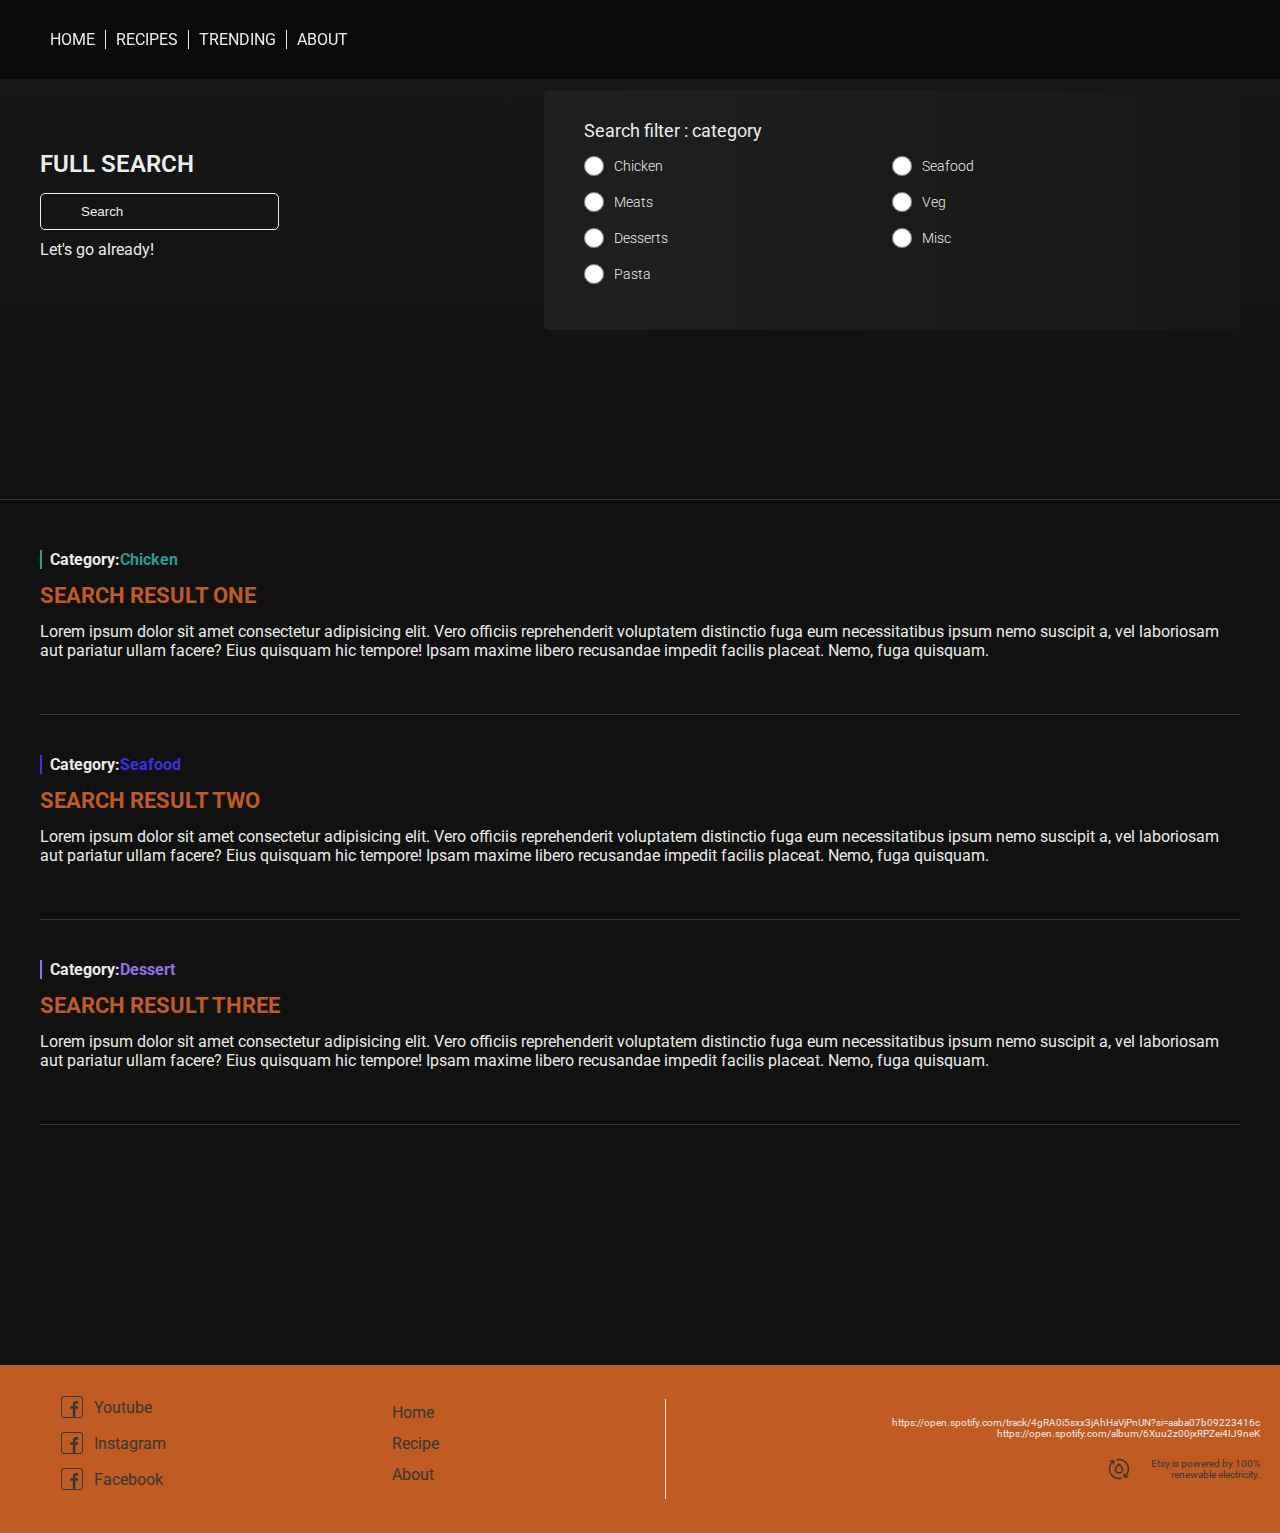
<file: search.html>
<!DOCTYPE html>
<html lang="en">
<head>
    <meta charset="UTF-8">
    <meta name="viewport" content="width=device-width, initial-scale=1.0">
    <title>Recipe Page / Mandatory</title>
    <link rel="stylesheet" href="/SearchPage/css/notnotmain.css">
</head>
<body>
    <div class="container">
            <!-- Navigation -->
            <nav class="navigation fixed">
                <div class="menu-container">
                    <ul>
                        <li><a href="/HomePage/index.html">HOME</a></li>
                        <li><a href="/SecondPage/details.html">RECIPES</a></li>
                        <li><a href="/4thPage/Lando.html">TRENDING</a></li>
                        <li><a href="/SearchPage/search.html">ABOUT</a></li>
                    </ul>
                </div>
            </nav>
            <!-- Header/hero area -->
            <header class="hero-searchpage">
                <div class="hero-container">
                    <!-- <div class="hero-text">
                        <p>#1 Bender's most shiny recipe</p>
                        <h1>Boozy brown <br><span>Lentil soup</span> </h1>
                        <p>40% healthy</p>
                    </div> -->

                    <div class="search-box-searchpage">
                        <div class="fullsearch-headline">
                            Full Search
                        </div>

                        <input type="search" name="" id="" class="search-input" placeholder="Search">
                        <p>Let's go already!</p>
                    </div>

                    <div class="filter-category-checkbox">
                        <h3>Search filter : category</h3>
                        <label>
                            <input type="radio" name="category" id="chicken" value="chicken"> 
                            Chicken
                        </label>
                        <label>
                            <input type="radio" name="category" id="seafood" value="seafood"> 
                            Seafood
                        </label>
                        <label>
                            <input type="radio" name="category" id="meats" value="meats"> 
                            Meats
                        </label>
                        <label>
                            <input type="radio" name="category" id="veg" value="veg"> 
                            Veg
                        </label>
                        <label>
                            <input type="radio" name="category" id="dessert" value="dessert"> 
                            Desserts
                        </label>
                        <label>
                            <input type="radio" name="category" id="misc" value="misc"> 
                            Misc
                        </label>
                        <label>
                            <input type="radio" name="category" id="pasta" value="pasta"> 
                            Pasta
                        </label>
                    </div>
                </div>
            </header>

        
            <div class="serp">
                <div class="serp-container">
                    <!-- <h2>Search Results</h2> -->

                    <!-- each result based on a search start-->
                    <div class="serp-item">
                        <h3 class="category-label">Category:  <span data-category="chicken"> Chicken</span></h3>
                        <h2>search result one</h2>
                        <p>Lorem ipsum dolor sit amet consectetur adipisicing elit. Vero officiis reprehenderit voluptatem distinctio fuga eum necessitatibus ipsum nemo suscipit a, vel laboriosam aut pariatur ullam facere? Eius quisquam hic tempore! Ipsam maxime libero recusandae impedit facilis placeat. Nemo, fuga quisquam.</p>
                    </div>
                    <!-- each result based on a search end-->

                    <div class="serp-item">
                        <h3 class="category-label">Category:  <span data-category="seafood"> Seafood</span></h3>
                        <h2>search result two</h2>
                        <p>Lorem ipsum dolor sit amet consectetur adipisicing elit. Vero officiis reprehenderit voluptatem distinctio fuga eum necessitatibus ipsum nemo suscipit a, vel laboriosam aut pariatur ullam facere? Eius quisquam hic tempore! Ipsam maxime libero recusandae impedit facilis placeat. Nemo, fuga quisquam.</p>
                    </div>
                    <!-- each result based on a search end-->

                    <div class="serp-item">
                        <h3 class="category-label">Category:  <span data-category="dessert"> Dessert</span></h3>
                        <h2>search result three</h2>
                        <p>Lorem ipsum dolor sit amet consectetur adipisicing elit. Vero officiis reprehenderit voluptatem distinctio fuga eum necessitatibus ipsum nemo suscipit a, vel laboriosam aut pariatur ullam facere? Eius quisquam hic tempore! Ipsam maxime libero recusandae impedit facilis placeat. Nemo, fuga quisquam.</p>
                    </div>
                    <!-- each result based on a search end-->

                </div>
            </div>









            </div>
                <!-- footer  -->
            <footer class="footer">
                <div class="footer-container">
                    <div class="footer-left">
                        <div class="social">
                            <li>
                                <svg xmlns="http://www.w3.org/2000/svg" width="24" height="24" viewBox="0 0 24 24"><path fill="currentColor" fill-rule="evenodd" d="M1 5.8c0-1.68 0-2.52.327-3.16a3.02 3.02 0 0 1 1.31-1.31c.642-.327 1.48-.327 3.16-.327h12.4c1.68 0 2.52 0 3.16.327a3.02 3.02 0 0 1 1.31 1.31c.327.642.327 1.48.327 3.16v12.4c0 1.68 0 2.52-.327 3.16a3 3 0 0 1-1.31 1.31c-.642.327-1.48.327-3.16.327h-12.4c-1.68 0-2.52 0-3.16-.327a3 3 0 0 1-1.31-1.31C1 20.718 1 19.88 1 18.2zM5.8 2h12.4c.857 0 1.44 0 1.89.038c.438.035.663.1.819.18c.376.192.682.498.874.874c.08.156.145.38.18.819c.037.45.038 1.03.038 1.89v12.4c0 .857-.001 1.44-.038 1.89c-.036.438-.101.663-.18.819a2 2 0 0 1-.874.874c-.156.08-.381.145-.819.18c-.45.036-1.03.037-1.89.037h-2.78v-8.29h2.33l.366-2.56h-2.69v-1.1q0-.28.037-.507c.107-.643.459-.96 1.2-.96h1.48v-2.45l-.016-.003c-.266-.036-.813-.11-1.83-.11c-2.17 0-3.44 1.14-3.44 3.75v1.38h-2.56v2.56h2.56v8.29h-7.05c-.857 0-1.44 0-1.89-.038c-.438-.035-.663-.1-.819-.18a2 2 0 0 1-.874-.874c-.08-.156-.145-.38-.18-.819c-.037-.45-.037-1.03-.037-1.89V5.8c0-.857 0-1.44.037-1.89c.036-.438.101-.663.18-.819c.192-.376.498-.682.874-.874c.156-.08.381-.145.82-.18c.45-.036 1.03-.037 1.89-.037z" clip-rule="evenodd"/></svg>
                                <a href="">Youtube</a>
                            </li>
                            <li>
                                <svg xmlns="http://www.w3.org/2000/svg" width="24" height="24" viewBox="0 0 24 24"><path fill="currentColor" fill-rule="evenodd" d="M1 5.8c0-1.68 0-2.52.327-3.16a3.02 3.02 0 0 1 1.31-1.31c.642-.327 1.48-.327 3.16-.327h12.4c1.68 0 2.52 0 3.16.327a3.02 3.02 0 0 1 1.31 1.31c.327.642.327 1.48.327 3.16v12.4c0 1.68 0 2.52-.327 3.16a3 3 0 0 1-1.31 1.31c-.642.327-1.48.327-3.16.327h-12.4c-1.68 0-2.52 0-3.16-.327a3 3 0 0 1-1.31-1.31C1 20.718 1 19.88 1 18.2zM5.8 2h12.4c.857 0 1.44 0 1.89.038c.438.035.663.1.819.18c.376.192.682.498.874.874c.08.156.145.38.18.819c.037.45.038 1.03.038 1.89v12.4c0 .857-.001 1.44-.038 1.89c-.036.438-.101.663-.18.819a2 2 0 0 1-.874.874c-.156.08-.381.145-.819.18c-.45.036-1.03.037-1.89.037h-2.78v-8.29h2.33l.366-2.56h-2.69v-1.1q0-.28.037-.507c.107-.643.459-.96 1.2-.96h1.48v-2.45l-.016-.003c-.266-.036-.813-.11-1.83-.11c-2.17 0-3.44 1.14-3.44 3.75v1.38h-2.56v2.56h2.56v8.29h-7.05c-.857 0-1.44 0-1.89-.038c-.438-.035-.663-.1-.819-.18a2 2 0 0 1-.874-.874c-.08-.156-.145-.38-.18-.819c-.037-.45-.037-1.03-.037-1.89V5.8c0-.857 0-1.44.037-1.89c.036-.438.101-.663.18-.819c.192-.376.498-.682.874-.874c.156-.08.381-.145.82-.18c.45-.036 1.03-.037 1.89-.037z" clip-rule="evenodd"/></svg>
                                <a href="">Instagram</a>
                            </li>
                            <li>
                                <svg xmlns="http://www.w3.org/2000/svg" width="24" height="24" viewBox="0 0 24 24"><path fill="currentColor" fill-rule="evenodd" d="M1 5.8c0-1.68 0-2.52.327-3.16a3.02 3.02 0 0 1 1.31-1.31c.642-.327 1.48-.327 3.16-.327h12.4c1.68 0 2.52 0 3.16.327a3.02 3.02 0 0 1 1.31 1.31c.327.642.327 1.48.327 3.16v12.4c0 1.68 0 2.52-.327 3.16a3 3 0 0 1-1.31 1.31c-.642.327-1.48.327-3.16.327h-12.4c-1.68 0-2.52 0-3.16-.327a3 3 0 0 1-1.31-1.31C1 20.718 1 19.88 1 18.2zM5.8 2h12.4c.857 0 1.44 0 1.89.038c.438.035.663.1.819.18c.376.192.682.498.874.874c.08.156.145.38.18.819c.037.45.038 1.03.038 1.89v12.4c0 .857-.001 1.44-.038 1.89c-.036.438-.101.663-.18.819a2 2 0 0 1-.874.874c-.156.08-.381.145-.819.18c-.45.036-1.03.037-1.89.037h-2.78v-8.29h2.33l.366-2.56h-2.69v-1.1q0-.28.037-.507c.107-.643.459-.96 1.2-.96h1.48v-2.45l-.016-.003c-.266-.036-.813-.11-1.83-.11c-2.17 0-3.44 1.14-3.44 3.75v1.38h-2.56v2.56h2.56v8.29h-7.05c-.857 0-1.44 0-1.89-.038c-.438-.035-.663-.1-.819-.18a2 2 0 0 1-.874-.874c-.08-.156-.145-.38-.18-.819c-.037-.45-.037-1.03-.037-1.89V5.8c0-.857 0-1.44.037-1.89c.036-.438.101-.663.18-.819c.192-.376.498-.682.874-.874c.156-.08.381-.145.82-.18c.45-.036 1.03-.037 1.89-.037z" clip-rule="evenodd"/></svg>
                                <a href="">Facebook</a>
                            </li>
                        </div>
                    </div>

                    <div class="footer-center">
                    <ul>
                        <li><a href="#">Home</a></li>
                        <li><a href="#">Recipe</a></li>
                        <li><a href="#">About</a></li>
                    </ul>
                    </div>

                    <div class="footer-line"></div>

                    <div class="footer-right">
                    <div class="spotify-links">
                        <a href="https://open.spotify.com/track/4gRA0i5sxx3jAhHaVjPnUN?si=aaba07b09223416c">https://open.spotify.com/track/4gRA0i5sxx3jAhHaVjPnUN?si=aaba07b09223416c</a><br>
                        <a href="https://open.spotify.com/album/6xuu2z00jxRPZei4J9neK"> https://open.spotify.com/album/6Xuu2z00jxRPZei4IJ9neK</a>
                    </div>
                    <div class="etsy">
                        <svg xmlns="http://www.w3.org/2000/svg" width="24" height="24" viewBox="0 0 24 24"><g fill="none" stroke="currentColor" stroke-linecap="round" stroke-linejoin="round" stroke-width="1.5"><path d="M17.253 19.917A9.5 9.5 0 0 0 9.89 2.736m7.364 17.18V17m0 2.917H20.5M6.722 4.1a9.5 9.5 0 0 0 7.389 17.165M6.722 4.1V7m0-2.9H3.5"/><path d="M12 16a3.5 3.5 0 0 0 3.5-3.5C15.5 10 12 7 12 7s-3.5 3-3.5 5.5A3.5 3.5 0 0 0 12 16"/></g></svg>
                        <p>Etsy is powered by 100% <br> renewable electricity.</p>
                    </div>
                </div>
                </div>
                </footer>
    </div>
</body>
</html>
</file>
<file: css/notnotmain.css>
@import url('https://fonts.googleapis.com/css2?family=Roboto:ital,wght@0,100..900;1,100..900&display=swap');

:root {
    /* Dimensions */
    --width-full: 100%;
    --width-12col: 1200px;

    /* grid settings */
    --grid-gap: 10px;
    --padding-default: 20px;

    /* Colors */
    --background-color-navigation: #00000088;
    --background-color-light: #ededed;
    --background-color-dark-bg: #111111;
    --primary-color: #bf5b23;
    --color-white: #ffffff;
    --color-black: #373737;
    --color-light: #ebebeb;
    --color-grey: #ffffffb3;
    
    /* color swatches */
    --category-seafood: #3e30e2;
    --category-chicken: #249c8e;
    --category-meats: #d09189;
    --category-veg: #298f3f;
    --category-dessert: #9374eb;
    --category-misc: #9a951e;
    --category-pasta: #bf5b23;
}

/* reset css */
* {
    margin: 0;
    padding: 0;
    box-sizing: border-box;
}

body, html {
    width: var(--width-full);
    font-family: "Roboto", sans-serif;
    position: relative;
    background-color: var(--background-color-dark-bg);
}

.navigation, .hero, .image-section, .footer{
    width: var(--width-full);
}

.todays_recipes, .categories, .content-area {
    width: var(--width-12col);
}

.container {
    display: grid;
    grid-template-rows: auto;
    gap: var(--grid-gap);
    width: var(--width-full);
}

.navigation {
    background-color: var(--background-color-navigation);
    padding: 30px 0 30px 0;
    position: absolute;
    z-index: 10;
    width: var(--width-full);
    display: flex;
    justify-content: center;
    align-items: center;
}

.navigation.fixed{
    position: fixed !important;
    top: 0;
    width: 100%;
    z-index:1000;
}

.menu-container {
    width: var(--width-12col);
}

.menu-container ul {
    display: flex;
    list-style-type: none;
}

.menu-container a {
    text-decoration: none;
    color: var(--background-color-light);
    padding: 0 10px;
}

.menu-container ul li {
    border-right: 1px solid var(--background-color-light);
}

.menu-container ul li:last-child {
    border-right: 0;
}

.menu-container ul li a:hover {
    color: var(--primary-color);
}


.hero {
    background-image: url(https://picsum.photos/1200/800);
    min-height: 600px;
    height: auto;
    background-size: cover;
    background-position: center center;
    display: flex;
    justify-content: center;
    position: relative;
    color: var(--background-color-light);
    margin: 0;
    border-bottom: 1px solid var(--background-color-dark-bg);
}

.hero-container{
    display: grid;
    grid-template-columns: repeat(12, 1fr);
    grid-template-rows: auto auto auto;
    gap: var(--grid-gap);
    width: var(--width-12col);
    height: 100%;
}
.hero-text {
    grid-column: 1/ span 4;
    grid-row: 1;
    margin: 200px 0 0 0;
}

.hero-text h1 {
    padding: 0;
    margin: 15px 0 15px 0;
    font-size: 32px;
    text-transform: uppercase;
    font-weight: 400;
}

.hero-text p {
    font-size: 14px;
}

.hero-text h1 span {
    font-weight: 900;
    font-size: 37px;
}

.search-box{
    grid-column: 2/ span 3;
    grid-row: 2;
    margin: 60px 0 0 0;
}

.search-input{
    background-color: transparent;
    padding: 10px 0 10px 40px;
    border: 1px solid var(--background-color-light);
    border-radius: 5px;
    outline: none;
    color: var(--background-color-light);
    margin: 0 0 15px 0;
}

.search-input::placeholder{
    color: var(--background-color-light);
}



.footer {
  margin-top: 240px;
  background-color: var(--primary-color);
  color: var(--color-black);
  padding: 30px 60px;
  width: var(--width-full);
}

.footer-container {
  width: var(--width-12col);
  margin: 0 auto;
  display: flex;
  background-color: var(--primary-color);
  justify-content: space-between;
  align-items: center;
  gap: var(--grid-gap);
}


.footer-left,
.footer-center,
.footer-right {
  display: flex;
  flex-direction: column;
}

.social {
  list-style: none;
  text-decoration: none;
  margin: 10px, 10px 0, 0;
  align-items: center;
}

.social svg {
  width: 24px;
  height: 24px;
}

.social a {
  margin: 10px, 10px 0, 0;
  list-style: none;
  text-decoration: none;
  color: var(--color-black);
}

.footer-center ul {
  list-style: none;
  padding: 0;
}

.footer-center ul li a {
  text-decoration: none;
  color: var(--color-black);
}

.footer-line {
  width: 1px;
  background-color: #e9e9e9;
  height: 100px;
  align-self: center;
}

.footer-right {
  color: var(--color-light);
  font-size: 10px;
  text-align: right;
  gap: 18px;
}

.footer-right a {
  color: var(--color-light);
  font-size: 10px;
  text-decoration: none;
}

.etsy {
  gap: 10px;
  color: var(--color-black);
  display: flex;
  flex-direction: row;
  align-items: center;
  justify-content: flex-end;
    text-align: right;

}

.social li {
  display: flex;
  align-items: center;
  margin-bottom: 12px;
}

.social svg {
  width: 24px;
  height: 24px;
  margin-right: 10px;
}

.footer-center ul li {
  margin-bottom: 12px;
}

.etsy svg {
  width: 24px;
  height: 24px;
  margin-right: 10px;
}


.hero-searchpage {
  background-color: var(--background-color-dark-bg);
  background-image: linear-gradient(0deg, #ededed00, #ededed07);
    min-height: 500px;
    height: auto;
    display: flex;
    justify-content: center;
    position: relative;
    color: var(--background-color-light);
    margin: 0;
    border-bottom: 1px solid var(--color-black);
}

.search-box-searchpage {
  grid-column: 1 / span 4;
  grid-row: 2;
  margin: 60px 0 0 0;
}

.search-input{
  background-color: transparent;
  padding: 10px 20px 10px 40px;
  border: 1px solid var(--background-color-light);
  border-radius: 5px;
  outline: none;
  color: var(--background-color-light);
  margin: 0 0 10px 0;
}

.search-input::placeholder{
  color: var(--background-color-light);
}

.fullsearch-headline{
  width: 100%;
  color: var(--background-color-light);
  margin: 0 0 15px 0;
  font-size: 24px;
  text-transform: uppercase;
  font-weight: 600;
}

.filter-category-checkbox{
  background-color: var(--background-color-dark-bg);
  background-image: linear-gradient(90deg, #ededed11, #ededed07);
  grid-column: 6 / span 7;
  grid-row: 2;
  padding: 30px 40px;
  display: flex;
  flex-wrap: wrap;
  height: 240px;
  border-radius: 5px;
}

.filter-category-checkbox h3{
  width: 100%;
  font-size: 18px;
  font-weight: 400;
}

.filter-category-checkbox label{
  display: flex;
  align-items: center;
  margin: 0 0 ;
  color: var(--background-color-light);
  font-size: 14px;
  font-weight: 300;
  width: 50%;
  height: 20px;
}

.filter-category-checkbox input[type="radio"]{
  margin-right: 10px;
  height: 20px;
  width: 20px;
}

.filter-category-checkbox input:checked{
  border: 2px solid var(--primary-color);
}

.filter-category-checkbox input[type="radio"]#seafood {
  accent-color: var(--category-seafood);
}
.filter-category-checkbox input[type="radio"]#meats {
  accent-color: var(--category-meats);
}
.filter-category-checkbox input[type="radio"]#veg {
  accent-color: var(--category-veg);
}
.filter-category-checkbox input[type="radio"]#dessert {
  accent-color: var(--category-dessert);
}
.filter-category-checkbox input[type="radio"]#misc {
  accent-color: var(--category-misc);
}
.filter-category-checkbox input[type="radio"]#pasta {
  accent-color: var(--category-pasta);
}
.filter-category-checkbox input[type="radio"]#chicken {
  accent-color: var(--category-chicken);
}

div[data-category="chicken"] {
    border-left: 1px solid var(--category-chicken);
}

p[data-category="seafood"], span[data-category="chicken"] {
    color: var(--category-chicken);
}

div[data-category="seafood"] {
    border-left: 1px solid var(--category-seafood);
}

p[data-category="seafood"], span[data-category="seafood"] {
    color: var(--category-seafood);
}

div[data-category="dessert"] {
    border-left: 1px solid var(--category-dessert);
}

p[data-category="dessert"], span[data-category="dessert"] {
    color: var(--category-dessert);
}

div[data-category="dessert"] {
    border-left: 1px solid var(--category-dessert);
}

p[data-category="dessert"], span[data-category="dessert"] {
    color: var(--category-dessert);
}

.category-label {
    display: flex;
    align-items: center;
    padding-left: 10px;
    position: relative;
}

.category-label span[data-category]::before {
    content: '';
    position: absolute;
    left: 0;
    top: 0;
    width: 2px;       
    height: 100%;      
    background-color: currentColor; 
}


.serp {
    display: flex;
    justify-content: center;
    width: var(--width-full);
    
}

.serp-container {
    width: var(--width-12col);
}

.serp-item{
    border-bottom: 1px solid var(--color-black);
    padding: 40px 0;
}

.serp-item h3{
  color: var(--color-light);
  font-size: 16px;
  margin-bottom: 14px;
}

.serp-item h2{
  text-transform: uppercase;
  font-size: 22px;
  color: var(--primary-color);
  margin-bottom: 14px;
}

.serp-item p{
  color: var(--color-light);
  font-size: 16px;
  margin-bottom: 14px;
}


@media (max-width: 400px) {
    
  html, body {
    overflow-x: hidden;
    margin: 0;
    padding: 0;
  }

  * {
    box-sizing: border-box;
  }

.navigation .menu-container {
  display: flex;
  flex-direction: row;
  align-items: center;
  justify-content: center; 
}

.navigation .menu-container ul {
  display: flex;
  flex-direction: row;
    align-self: center;

}

.hero-text {
    grid-column: 1 / span 12;
    margin: 100px 0 0 0;
}
.search-box {
    grid-column: 1 / span 12;
    margin: 0 0 0 0;
}
.container {
    margin-top: 100px;
    padding: 0 15px;
    align-items: flex-start; 
  }
.todays_recipes_content {
  display: flex;
  flex-direction: column;
  align-items: flex-start; 
}
.serp{
    width: 100%;
    flex-wrap: wrap;
}
.serp-item{
    width: 375px;
}

 .filter-category-checkbox {
    grid-column: 1 / span 12;
    grid-row: 5 ;
    width: 375px;
    padding: 20px;
    height: auto;
  }

  .filter-category-checkbox label{
    width: 100%;
    height: auto;
    margin: 5px 0;
  }

  .footer {
    padding: 20px 15px;
  }

  .footer-container {
    align-items: flex-start;
    gap: 10px; 
  }

  .footer-container {
    display: flex;
    flex-wrap: wrap;
    justify-content: space-between;
    width: 100%;
  }



  .footer-left,
  .footer-center {
    display: flex;
    flex-direction: column;
    align-items: flex-start;
    text-align: left;
    gap: 5px;
  }

  .footer-right {
    text-align: left;
    width: 100%;
    margin-top: 10px;
    gap: 5px;
  }

  .footer-line {
    display: none;
  }

  .etsy {
    justify-content: center;
    gap: 5px;
  }

  .social {
    flex-direction: row;
    flex-wrap: wrap;
    gap: 5px;
  }

  .social li {
    margin-right: 5px;
    margin-bottom: 5px;
  }


  
}
</file>
<file: SecondPage/css/notmain.css>
@import url('https://fonts.googleapis.com/css2?family=Roboto:ital,wght@0,100..900;1,100..900&display=swap');

:root {
    /* Dimensions */
    --width-full: 100%;
    --width-12col: 1200px;

    /* grid settings */
    --grid-gap: 10px;
    --padding-default: 20px;

    /* Colors */
    --background-color-navigation: #00000088;
    --background-color-light: #ededed;
    --background-color-dark-bg: #111111;
    --primary-color: #bf5b23;
    --color-white: #ffffff;
    --color-black: #373737;
    --color-light: #ebebeb;
    --color-grey: #ffffffb3;
    
    /* color swatches */
    --category-seafood: #3e30e2;
    --category-chicken: #249c8e;
    --category-meats: #d09189;
    --category-veg: #298f3f;
    --category-dessert: #9374eb;
    --category-misc: #9a951e;
    --category-pasta: #bf5b23;
}

/* reset css */
* {
    margin: 0;
    padding: 0;
    box-sizing: border-box;
}

body, html {
    width: var(--width-full);
    font-family: "Roboto", sans-serif;
    position: relative;
    background-color: var(--background-color-dark-bg);
}

.navigation, .hero, .footer{
    width: var(--width-full);
}

.instructions, .input-fields-container, .section-ingredients {
    width: var(--width-12col);
}

.container {
    display: grid;
    grid-template-rows: auto;
    gap: var(--grid-gap);
    width: var(--width-full);
}

.navigation {
    background-color: var(--background-color-navigation);
    padding: 30px 0 30px 0;
    position: absolute;
    z-index: 10;
    width: var(--width-full);
    display: flex;
    justify-content: center;
    align-items: center;
}

.navigation.fixed{
    position: fixed !important;
    top: 0;
    width: 100%;
    z-index:1000;
}

.menu-container {
    width: var(--width-12col);
}

.menu-container ul {
    display: flex;
    list-style-type: none;
}

.menu-container a {
    text-decoration: none;
    color: var(--background-color-light);
    padding: 0 10px;
}

.menu-container ul li {
    border-right: 1px solid var(--background-color-light);
}

.menu-container ul li:last-child {
    border-right: 0;
}

.menu-container ul li a:hover {
    color: var(--primary-color);
}

.hero {
    display: flex;
    justify-content: center;
    position: relative;
    color: var(--background-color-light);
}

.hero-container{
    display: grid;
    grid-template-columns: repeat(12, 1fr);
    grid-template-rows: auto auto auto;
    gap: var(--grid-gap);
    margin-bottom: 40px;
    width: var(--width-12col);
    position: relative;
}
.hero-text {
    grid-column: 1/ span 4;
    grid-row: 1;
    margin: 200px 0 40px 0;
}

.hero-text h1 {
    padding: 0;
    margin: 15px 0 15px 0;
    font-size: 32px;
    text-transform: uppercase;
    font-weight: 400;
}

.hero-text p {
    font-size: 14px;
    color: var(--primary-color);
}

.hero-text h1 span {
    font-weight: 900;
    font-size: 37px;
}

.hero-tags {
    grid-column: 1 / 6; 
    grid-row: 2;

    display: flex; 
    gap: var(--grid-gap); 
    color: var(--color-light);
    font-size: 16px;
    list-style: none;
    height: 24px;
    justify-content: space-between;
}

.hero-tags li {
    display: flex;
    align-items: center; 
    gap: 10px; 
    }

.hero-tags svg{
    color: var(--primary-color);
    height: 24px;
    width: 24px;
}

.section-ingredients {
    display: flex;
    justify-content: center;
    width: var(--width-full);
    color: var(--color-light);
    padding: 0 0;
}

.ingredients-container {
    display: grid;
    grid-template-columns: repeat(12, 1fr);
    gap: var(--grid-gap);
    width: var(--width-12col);
    justify-content: start;
}

.ingredients-title {
    grid-column: 1 / span 12;
    margin-bottom: 10px;
}

.ingredients-title h5 {
    font-size: 18px;
    font-weight: 700;
    text-transform: uppercase;
    color: var(--color-white);
}

.ingredients-list-left {
    grid-column: 1 / 4; 
}

.ingredients-list-right {
    grid-column: 4 / 7; 
}

.ingredients-list ul {
    list-style: none;
    margin: 0;
    padding: 0;
}

.ingredients-list-left li,
.ingredients-list-right li  {
    color: var(--color-light);
    font-size: 12px;
    padding-bottom: 6px;
}

.input-fields-container {
    display: grid;
    grid-template-columns: repeat(12, 1fr);
    gap: var(--grid-gap);
    grid-column: 1 / span 12; 
    grid-row: 3; 
    margin-top: 20px;
}


.input-fields-container input:first-child {
  grid-column: 1 / span 2;
}

.input-fields-container input:last-child {
  grid-column: 2 / span 2; 
}

.search-box {
    display: flex;
    align-items: center;
    gap: 8px; 
    border: 1px solid var(--background-color-light);
    border-radius: 5px;
    padding: 5px 10px;
    background-color: transparent;
    box-sizing: border-box;
}

.search-input {
    border: none;
    background: transparent;
    outline: none;
    color: var(--background-color-light);
    width: 82px;
    padding: 5px 0;
}

.search-input :last-child {
    border: none;
    background: transparent;
    outline: none;
    color: var(--background-color-light);
    width: 100%;
    width: 107px;
    padding: 5px 0;
}

.search-input::placeholder{
    color: var(--background-color-light);
}


.instructions{
    width: var(--width-12col);
    height: fit-content;
    display: grid;
    grid-template-columns: repeat(12, 1fr);
    grid-template-rows: 130px auto;
    gap: var(--grid-gap);
    box-sizing: border-box;
    margin: 0 auto;
}

.instructions_headline {
    width: 100%;
    color: var(--background-color-light);
    height: 45px;
    border-bottom: 1px solid var(--background-color-light);
    margin: 50px 0 0 0;
    font-size: 37px;
    text-transform: uppercase;
    font-weight: 900;
    grid-column: 1 / span 13;
  }

.instructions-container-list {
    grid-column: 1 / 9;          
    line-height: 26px;             
    color: var(--color-light);
    font-size: 14px;
    margin-top: 20px;
}

.instructions-container-list li {
    margin-bottom: 20px;
    padding-left: 14px;            
}


.footer {
  margin-top: 600px;
  background-color: var(--primary-color);
  color: var(--color-black);
  padding: 30px 60px;
  width: var(--width-full);
}

.footer-container {
  width: var(--width-12col);
  margin: 0 auto;
  display: flex;
  background-color: var(--primary-color);
  justify-content: space-between;
  align-items: center;
  gap: var(--grid-gap);
}


.footer-left,
.footer-center,
.footer-right {
  display: flex;
  flex-direction: column;
}

.social {
  list-style: none;
  text-decoration: none;
  margin: 10px, 10px 0, 0;
  align-items: center;
}

.social svg {
  width: 24px;
  height: 24px;
}

.social a {
  margin: 10px, 10px 0, 0;
  list-style: none;
  text-decoration: none;
  color: var(--color-black);
}

.footer-center ul {
  list-style: none;
  padding: 0;
}

.footer-center ul li a {
  text-decoration: none;
  color: var(--color-black);
}

.footer-line {
  width: 1px;
  background-color: #e9e9e9;
  height: 100px;
  align-self: center;
}

.footer-right {
  color: var(--color-light);
  font-size: 10px;
  text-align: right;
  gap: 18px;
}

.footer-right a {
  color: var(--color-light);
  font-size: 10px;
  text-decoration: none;
}

.etsy {
  gap: 10px;
  color: var(--color-black);
  display: flex;
  flex-direction: row;
  align-items: center;
  justify-content: flex-end;
    text-align: right;

}

.social li {
  display: flex;
  align-items: center;
  margin-bottom: 12px;
}

.social svg {
  width: 24px;
  height: 24px;
  margin-right: 10px;
}

.footer-center ul li {
  margin-bottom: 12px;
}

.etsy svg {
  width: 24px;
  height: 24px;
  margin-right: 10px;
}


.instructions-images {
  grid-column: 10 / 13;
  display: flex;
  flex-direction: column;
  align-items: flex-end;
  gap: 20px;
  margin-top: 20px;
}

.instructions-images img {
  width: 100%;
  max-width: 220px;
  height: auto;
  object-fit: cover;
  border-radius: 8px;
}

.hero-image {
  position: absolute;
  top:150px;
  right: 150px;
  height: 400px;
  width: 400px;

}

.hero-image img {
  width: 600px;
  height: auto;
  object-fit: cover;
}

@media (max-width: 400px) {
    
  html, body {
    overflow-x: hidden;
    margin: 0;
    padding: 0;
  }

  * {
    box-sizing: border-box;
    padding: 0;
    margin: 0;
  }

.navigation .menu-container {
  display: flex;
  flex-direction: row;
  align-items: center;
  justify-content: center; 
}

.navigation .menu-container ul {
  display: flex;
  flex-direction: row;
  align-self: center;
}

.container {
    margin-top: 100px;
    padding: 0 15px;
    align-items: flex-start; 
    width: 375px;
  }

.hero-tags {
    grid-column: 1 / span 12; 
    grid-row: 2; 
    justify-content: flex-start; 
    gap: 15px; 
}
  
.hero{
    flex-direction: column;
    justify-content: flex-start;
    align-items: flex-start;
    text-align: flex-start;
}
.hero-text {
  margin-top: 100px;
}

.section-ingredients{
      flex-direction: column;
    justify-content: flex-start;
    align-items: flex-start;
    text-align: flex-start;
}

.ingredients-container {
  display: flex;
  flex-direction: column;
  gap: 10px;
  padding: 0 15px;
  }

  .instructions_headline {
    width: 100%;
    font-size: 24px;
    text-align: flex-start;
  }

  .instructions{
    grid-template-columns: repeat(1, 1fr);
    margin: 0;
    padding-left: 15px;
    width: 375px;
    flex-wrap: wrap;
    grid-template-rows: auto;
  }

img{
  display: none;
}
  }
</file>
<file: css/recipes.css>
@import url('https://fonts.googleapis.com/css2?family=Roboto:ital,wght@0,100..900;1,100..900&display=swap');

:root {
    /* Dimensions */
    --width-full: 100%;
    --width-12col: 1200px;

    /* grid settings */
    --grid-gap: 10px;
    --padding-default: 20px;

    /* Colors */
    --background-color-navigation: #00000088;
    --background-color-light: #ededed;
    --background-color-dark-bg: #111111;
    --primary-color: #bf5b23;
    --color-white: #ffffff;
    --color-black: #373737;
    --color-light: #ebebeb;
    --color-grey: #ffffffb3;
    
    /* color swatches */
    --category-seafood: #3e30e2;
    --category-chicken: #249c8e;
    --category-meats: #d09189;
    --category-veg: #298f3f;
    --category-dessert: #9374eb;
    --category-misc: #9a951e;
    --category-pasta: #bf5b23;
}

/* reset css */
* {
    margin: 0;
    padding: 0;
    box-sizing: border-box;
}

body, html {
    width: var(--width-full);
    font-family: "Roboto", sans-serif;
    position: relative;
    background-color: var(--background-color-dark-bg);
}

.navigation, .hero, .footer{
    width: var(--width-full);
}

.instructions, .input-fields-container, .section-ingredients {
    width: var(--width-12col);
}

.container {
    display: grid;
    grid-template-rows: auto;
    gap: var(--grid-gap);
    width: var(--width-full);
}

.navigation {
    background-color: var(--background-color-navigation);
    padding: 30px 0 30px 0;
    position: absolute;
    z-index: 10;
    width: var(--width-full);
    display: flex;
    justify-content: center;
    align-items: center;
}

.navigation.fixed{
    position: fixed !important;
    top: 0;
    width: 100%;
    z-index:1000;
}

.menu-container {
    width: var(--width-12col);
}

.menu-container ul {
    display: flex;
    list-style-type: none;
}

.menu-container a {
    text-decoration: none;
    color: var(--background-color-light);
    padding: 0 10px;
}

.menu-container ul li {
    border-right: 1px solid var(--background-color-light);
}

.menu-container ul li:last-child {
    border-right: 0;
}

.menu-container ul li a:hover {
    color: var(--primary-color);
}

.hero {
    display: flex;
    justify-content: center;
    position: relative;
    color: var(--background-color-light);
}

.hero-container{
    display: grid;
    grid-template-columns: repeat(12, 1fr);
    grid-template-rows: auto auto auto;
    gap: var(--grid-gap);
    margin-bottom: 40px;
    width: var(--width-12col);
    position: relative;
}
.hero-text {
    grid-column: 1/ span 4;
    grid-row: 1;
    margin: 200px 0 40px 0;
}

.hero-text h1 {
    padding: 0;
    margin: 15px 0 15px 0;
    font-size: 32px;
    text-transform: uppercase;
    font-weight: 400;
}

.hero-text p {
    font-size: 14px;
    color: var(--primary-color);
}

.hero-text h1 span {
    font-weight: 900;
    font-size: 37px;
}

.hero-tags {
    grid-column: 1 / 6; 
    grid-row: 2;

    display: flex; 
    gap: var(--grid-gap); 
    color: var(--color-light);
    font-size: 16px;
    list-style: none;
    height: 24px;
    justify-content: space-between;
}

.hero-tags li {
    display: flex;
    align-items: center; 
    gap: 10px; 
    }

.hero-tags svg{
    color: var(--primary-color);
    height: 24px;
    width: 24px;
}

.section-ingredients {
    display: flex;
    justify-content: center;
    width: var(--width-full);
    color: var(--color-light);
    padding: 0 0;
}

.ingredients-container {
    display: grid;
    grid-template-columns: repeat(12, 1fr);
    gap: var(--grid-gap);
    width: var(--width-12col);
    justify-content: start;
}

.ingredients-title {
    grid-column: 1 / span 12;
    margin-bottom: 10px;
}

.ingredients-title h5 {
    font-size: 18px;
    font-weight: 700;
    text-transform: uppercase;
    color: var(--color-white);
}

.ingredients-list-left {
    grid-column: 1 / 4; 
}

.ingredients-list-right {
    grid-column: 4 / 7; 
}

.ingredients-list ul {
    list-style: none;
    margin: 0;
    padding: 0;
}

.ingredients-list-left li,
.ingredients-list-right li  {
    color: var(--color-light);
    font-size: 12px;
    padding-bottom: 6px;
}

.input-fields-container {
    display: grid;
    grid-template-columns: repeat(12, 1fr);
    gap: var(--grid-gap);
    grid-column: 1 / span 12; 
    grid-row: 3; 
    margin-top: 20px;
}


.input-fields-container input:first-child {
  grid-column: 1 / span 2;
}

.input-fields-container input:last-child {
  grid-column: 2 / span 2; 
}

.search-box {
    display: flex;
    align-items: center;
    gap: 8px; 
    border: 1px solid var(--background-color-light);
    border-radius: 5px;
    padding: 5px 10px;
    background-color: transparent;
    box-sizing: border-box;
}

.search-input {
    border: none;
    background: transparent;
    outline: none;
    color: var(--background-color-light);
    width: 82px;
    padding: 5px 0;
}

.search-input :last-child {
    border: none;
    background: transparent;
    outline: none;
    color: var(--background-color-light);
    width: 100%;
    width: 107px;
    padding: 5px 0;
}

.search-input::placeholder{
    color: var(--background-color-light);
}


.instructions{
    width: var(--width-12col);
    height: fit-content;
    display: grid;
    grid-template-columns: repeat(12, 1fr);
    grid-template-rows: 130px auto;
    gap: var(--grid-gap);
    box-sizing: border-box;
    margin: 0 auto;
}

.instructions_headline {
    width: 100%;
    color: var(--background-color-light);
    height: 45px;
    border-bottom: 1px solid var(--background-color-light);
    margin: 50px 0 0 0;
    font-size: 37px;
    text-transform: uppercase;
    font-weight: 900;
    grid-column: 1 / span 13;
  }

.instructions-container-list {
    grid-column: 1 / 9;          
    line-height: 26px;             
    color: var(--color-light);
    font-size: 14px;
    margin-top: 20px;
}

.instructions-container-list li {
    margin-bottom: 20px;
    padding-left: 14px;            
}


.footer {
  margin-top: 600px;
  background-color: var(--primary-color);
  color: var(--color-black);
  padding: 30px 60px;
  width: var(--width-full);
}

.footer-container {
  width: var(--width-12col);
  margin: 0 auto;
  display: flex;
  background-color: var(--primary-color);
  justify-content: space-between;
  align-items: center;
  gap: var(--grid-gap);
}


.footer-left,
.footer-center,
.footer-right {
  display: flex;
  flex-direction: column;
}

.social {
  list-style: none;
  text-decoration: none;
  margin: 10px, 10px 0, 0;
  align-items: center;
}

.social svg {
  width: 24px;
  height: 24px;
}

.social a {
  margin: 10px, 10px 0, 0;
  list-style: none;
  text-decoration: none;
  color: var(--color-black);
}

.footer-center ul {
  list-style: none;
  padding: 0;
}

.footer-center ul li a {
  text-decoration: none;
  color: var(--color-black);
}

.footer-line {
  width: 1px;
  background-color: #e9e9e9;
  height: 100px;
  align-self: center;
}

.footer-right {
  color: var(--color-light);
  font-size: 10px;
  text-align: right;
  gap: 18px;
}

.footer-right a {
  color: var(--color-light);
  font-size: 10px;
  text-decoration: none;
}

.etsy {
  gap: 10px;
  color: var(--color-black);
  display: flex;
  flex-direction: row;
  align-items: center;
  justify-content: flex-end;
    text-align: right;

}

.social li {
  display: flex;
  align-items: center;
  margin-bottom: 12px;
}

.social svg {
  width: 24px;
  height: 24px;
  margin-right: 10px;
}

.footer-center ul li {
  margin-bottom: 12px;
}

.etsy svg {
  width: 24px;
  height: 24px;
  margin-right: 10px;
}


.instructions-images {
  grid-column: 10 / 13;
  display: flex;
  flex-direction: column;
  align-items: flex-end;
  gap: 20px;
  margin-top: 20px;
}

.instructions-images img {
  width: 100%;
  max-width: 220px;
  height: auto;
  object-fit: cover;
  border-radius: 8px;
}

.hero-image {
  position: absolute;
  top:150px;
  right: 150px;
  height: 400px;
  width: 400px;

}

.hero-image img {
  width: 600px;
  height: auto;
  object-fit: cover;
}

@media (max-width: 400px) {
    
  html, body {
    overflow-x: hidden;
    margin: 0;
    padding: 0;
  }

  * {
    box-sizing: border-box;
    padding: 0;
    margin: 0;
  }

.navigation .menu-container {
  display: flex;
  flex-direction: row;
  align-items: center;
  justify-content: center; 
}

.navigation .menu-container ul {
  display: flex;
  flex-direction: row;
  align-self: center;
}

.container {
    margin-top: 100px;
    padding: 0 15px;
    align-items: flex-start; 
    width: 375px;
  }

.hero-tags {
    grid-column: 1 / span 12; 
    grid-row: 2; 
    justify-content: flex-start; 
    gap: 15px; 
}
  
.hero{
    flex-direction: column;
    justify-content: flex-start;
    align-items: flex-start;
    text-align: flex-start;
}
.hero-text {
  margin-top: 100px;
}

.section-ingredients{
      flex-direction: column;
    justify-content: flex-start;
    align-items: flex-start;
    text-align: flex-start;
}

.ingredients-container {
  display: flex;
  flex-direction: column;
  gap: 10px;
  padding: 0 15px;
  }

  .instructions_headline {
    width: 100%;
    font-size: 24px;
    text-align: flex-start;
  }

  .instructions{
    grid-template-columns: repeat(1, 1fr);
    margin: 0;
    padding-left: 15px;
    width: 375px;
    flex-wrap: wrap;
    grid-template-rows: auto;
  }

img{
  display: none;
}
.footer {
    padding: 20px 15px;
  }

  .footer-container {
    align-items: flex-start;
    gap: 10px; 
  }

  .footer-container {
    display: flex;
    flex-wrap: wrap;
    justify-content: space-between;
    width: 100%;
  }



  .footer-left,
  .footer-center {
    display: flex;
    flex-direction: column;
    align-items: flex-start;
    text-align: left;
    gap: 5px;
  }

  .footer-right {
    text-align: left;
    width: 100%;
    margin-top: 10px;
    gap: 5px;
  }

  .footer-line {
    display: none;
  }

  .etsy {
    justify-content: center;
    gap: 5px;
  }

  .social {
    flex-direction: row;
    flex-wrap: wrap;
    gap: 5px;
  }

  .social li {
    margin-right: 5px;
    margin-bottom: 5px;
  }

  }
</file>
<file: SearchPage/css/notnotmain.css>
@import url('https://fonts.googleapis.com/css2?family=Roboto:ital,wght@0,100..900;1,100..900&display=swap');

:root {
    /* Dimensions */
    --width-full: 100%;
    --width-12col: 1200px;

    /* grid settings */
    --grid-gap: 10px;
    --padding-default: 20px;

    /* Colors */
    --background-color-navigation: #00000088;
    --background-color-light: #ededed;
    --background-color-dark-bg: #111111;
    --primary-color: #bf5b23;
    --color-white: #ffffff;
    --color-black: #373737;
    --color-light: #ebebeb;
    --color-grey: #ffffffb3;
    
    /* color swatches */
    --category-seafood: #3e30e2;
    --category-chicken: #249c8e;
    --category-meats: #d09189;
    --category-veg: #298f3f;
    --category-dessert: #9374eb;
    --category-misc: #9a951e;
    --category-pasta: #bf5b23;
}

/* reset css */
* {
    margin: 0;
    padding: 0;
    box-sizing: border-box;
}

body, html {
    width: var(--width-full);
    font-family: "Roboto", sans-serif;
    position: relative;
    background-color: var(--background-color-dark-bg);
}

.navigation, .hero, .image-section, .footer{
    width: var(--width-full);
}

.todays_recipes, .categories, .content-area {
    width: var(--width-12col);
}

.container {
    display: grid;
    grid-template-rows: auto;
    gap: var(--grid-gap);
    width: var(--width-full);
}

.navigation {
    background-color: var(--background-color-navigation);
    padding: 30px 0 30px 0;
    position: absolute;
    z-index: 10;
    width: var(--width-full);
    display: flex;
    justify-content: center;
    align-items: center;
}

.navigation.fixed{
    position: fixed !important;
    top: 0;
    width: 100%;
    z-index:1000;
}

.menu-container {
    width: var(--width-12col);
}

.menu-container ul {
    display: flex;
    list-style-type: none;
}

.menu-container a {
    text-decoration: none;
    color: var(--background-color-light);
    padding: 0 10px;
}

.menu-container ul li {
    border-right: 1px solid var(--background-color-light);
}

.menu-container ul li:last-child {
    border-right: 0;
}

.menu-container ul li a:hover {
    color: var(--primary-color);
}


.hero {
    background-image: url(https://picsum.photos/1200/800);
    min-height: 600px;
    height: auto;
    background-size: cover;
    background-position: center center;
    display: flex;
    justify-content: center;
    position: relative;
    color: var(--background-color-light);
    margin: 0;
    border-bottom: 1px solid var(--background-color-dark-bg);
}

.hero-container{
    display: grid;
    grid-template-columns: repeat(12, 1fr);
    grid-template-rows: auto auto auto;
    gap: var(--grid-gap);
    width: var(--width-12col);
    height: 100%;
}
.hero-text {
    grid-column: 1/ span 4;
    grid-row: 1;
    margin: 200px 0 0 0;
}

.hero-text h1 {
    padding: 0;
    margin: 15px 0 15px 0;
    font-size: 32px;
    text-transform: uppercase;
    font-weight: 400;
}

.hero-text p {
    font-size: 14px;
}

.hero-text h1 span {
    font-weight: 900;
    font-size: 37px;
}

.search-box{
    grid-column: 2/ span 3;
    grid-row: 2;
    margin: 60px 0 0 0;
}

.search-input{
    background-color: transparent;
    padding: 10px 0 10px 40px;
    border: 1px solid var(--background-color-light);
    border-radius: 5px;
    outline: none;
    color: var(--background-color-light);
    margin: 0 0 15px 0;
}

.search-input::placeholder{
    color: var(--background-color-light);
}



.footer {
  margin-top: 240px;
  background-color: var(--primary-color);
  color: var(--color-black);
  padding: 30px 60px;
  width: var(--width-full);
}

.footer-container {
  width: var(--width-12col);
  margin: 0 auto;
  display: flex;
  background-color: var(--primary-color);
  justify-content: space-between;
  align-items: center;
  gap: var(--grid-gap);
}


.footer-left,
.footer-center,
.footer-right {
  display: flex;
  flex-direction: column;
}

.social {
  list-style: none;
  text-decoration: none;
  margin: 10px, 10px 0, 0;
  align-items: center;
}

.social svg {
  width: 24px;
  height: 24px;
}

.social a {
  margin: 10px, 10px 0, 0;
  list-style: none;
  text-decoration: none;
  color: var(--color-black);
}

.footer-center ul {
  list-style: none;
  padding: 0;
}

.footer-center ul li a {
  text-decoration: none;
  color: var(--color-black);
}

.footer-line {
  width: 1px;
  background-color: #e9e9e9;
  height: 100px;
  align-self: center;
}

.footer-right {
  color: var(--color-light);
  font-size: 10px;
  text-align: right;
  gap: 18px;
}

.footer-right a {
  color: var(--color-light);
  font-size: 10px;
  text-decoration: none;
}

.etsy {
  gap: 10px;
  color: var(--color-black);
  display: flex;
  flex-direction: row;
  align-items: center;
  justify-content: flex-end;
    text-align: right;

}

.social li {
  display: flex;
  align-items: center;
  margin-bottom: 12px;
}

.social svg {
  width: 24px;
  height: 24px;
  margin-right: 10px;
}

.footer-center ul li {
  margin-bottom: 12px;
}

.etsy svg {
  width: 24px;
  height: 24px;
  margin-right: 10px;
}


.hero-searchpage {
  background-color: var(--background-color-dark-bg);
  background-image: linear-gradient(0deg, #ededed00, #ededed07);
    min-height: 500px;
    height: auto;
    display: flex;
    justify-content: center;
    position: relative;
    color: var(--background-color-light);
    margin: 0;
    border-bottom: 1px solid var(--color-black);
}

.search-box-searchpage {
  grid-column: 1 / span 4;
  grid-row: 2;
  margin: 60px 0 0 0;
}

.search-input{
  background-color: transparent;
  padding: 10px 20px 10px 40px;
  border: 1px solid var(--background-color-light);
  border-radius: 5px;
  outline: none;
  color: var(--background-color-light);
  margin: 0 0 10px 0;
}

.search-input::placeholder{
  color: var(--background-color-light);
}

.fullsearch-headline{
  width: 100%;
  color: var(--background-color-light);
  margin: 0 0 15px 0;
  font-size: 24px;
  text-transform: uppercase;
  font-weight: 600;
}

.filter-category-checkbox{
  background-color: var(--background-color-dark-bg);
  background-image: linear-gradient(90deg, #ededed11, #ededed07);
  grid-column: 6 / span 7;
  grid-row: 2;
  padding: 30px 40px;
  display: flex;
  flex-wrap: wrap;
  height: 240px;
  border-radius: 5px;
}

.filter-category-checkbox h3{
  width: 100%;
  font-size: 18px;
  font-weight: 400;
}

.filter-category-checkbox label{
  display: flex;
  align-items: center;
  margin: 0 0 ;
  color: var(--background-color-light);
  font-size: 14px;
  font-weight: 300;
  width: 50%;
  height: 20px;
}

.filter-category-checkbox input[type="radio"]{
  margin-right: 10px;
  height: 20px;
  width: 20px;
}

.filter-category-checkbox input:checked{
  border: 2px solid var(--primary-color);
}

.filter-category-checkbox input[type="radio"]#seafood {
  accent-color: var(--category-seafood);
}
.filter-category-checkbox input[type="radio"]#meats {
  accent-color: var(--category-meats);
}
.filter-category-checkbox input[type="radio"]#veg {
  accent-color: var(--category-veg);
}
.filter-category-checkbox input[type="radio"]#dessert {
  accent-color: var(--category-dessert);
}
.filter-category-checkbox input[type="radio"]#misc {
  accent-color: var(--category-misc);
}
.filter-category-checkbox input[type="radio"]#pasta {
  accent-color: var(--category-pasta);
}
.filter-category-checkbox input[type="radio"]#chicken {
  accent-color: var(--category-chicken);
}

div[data-category="chicken"] {
    border-left: 1px solid var(--category-chicken);
}

p[data-category="seafood"], span[data-category="chicken"] {
    color: var(--category-chicken);
}

div[data-category="seafood"] {
    border-left: 1px solid var(--category-seafood);
}

p[data-category="seafood"], span[data-category="seafood"] {
    color: var(--category-seafood);
}

div[data-category="dessert"] {
    border-left: 1px solid var(--category-dessert);
}

p[data-category="dessert"], span[data-category="dessert"] {
    color: var(--category-dessert);
}

div[data-category="dessert"] {
    border-left: 1px solid var(--category-dessert);
}

p[data-category="dessert"], span[data-category="dessert"] {
    color: var(--category-dessert);
}

.category-label {
    display: flex;
    align-items: center;
    padding-left: 10px;
    position: relative;
}

.category-label span[data-category]::before {
    content: '';
    position: absolute;
    left: 0;
    top: 0;
    width: 2px;       
    height: 100%;      
    background-color: currentColor; 
}


.serp {
    display: flex;
    justify-content: center;
    width: var(--width-full);
    
}

.serp-container {
    width: var(--width-12col);
}

.serp-item{
    border-bottom: 1px solid var(--color-black);
    padding: 40px 0;
}

.serp-item h3{
  color: var(--color-light);
  font-size: 16px;
  margin-bottom: 14px;
}

.serp-item h2{
  text-transform: uppercase;
  font-size: 22px;
  color: var(--primary-color);
  margin-bottom: 14px;
}

.serp-item p{
  color: var(--color-light);
  font-size: 16px;
  margin-bottom: 14px;
}


@media (max-width: 400px) {
    
  html, body {
    overflow-x: hidden;
    margin: 0;
    padding: 0;
  }

  * {
    box-sizing: border-box;
  }

.navigation .menu-container {
  display: flex;
  flex-direction: row;
  align-items: center;
  justify-content: center; 
}

.navigation .menu-container ul {
  display: flex;
  flex-direction: row;
    align-self: center;

}

.hero-text {
    grid-column: 1 / span 12;
    margin: 100px 0 0 0;
}
.search-box {
    grid-column: 1 / span 12;
    margin: 0 0 0 0;
}
.container {
    margin-top: 100px;
    padding: 0 15px;
    align-items: flex-start; 
  }
.todays_recipes_content {
  display: flex;
  flex-direction: column;
  align-items: flex-start; 
}
.serp{
    width: 100%;
    flex-wrap: wrap;
}
.serp-item{
    width: 375px;
}

 .filter-category-checkbox {
    grid-column: 1 / span 12;
    grid-row: 5 ;
    width: 375px;
    padding: 20px;
    height: auto;
  }

  .filter-category-checkbox label{
    width: 100%;
    height: auto;
    margin: 5px 0;
  }

  .footer {
    padding: 20px 15px;
  }

  .footer-container {
    align-items: flex-start;
    gap: 10px; 
  }

  .footer-container {
    display: flex;
    flex-wrap: wrap;
    justify-content: space-between;
    width: 100%;
  }



  .footer-left,
  .footer-center {
    display: flex;
    flex-direction: column;
    align-items: flex-start;
    text-align: left;
    gap: 5px;
  }

  .footer-right {
    text-align: left;
    width: 100%;
    margin-top: 10px;
    gap: 5px;
  }

  .footer-line {
    display: none;
  }

  .etsy {
    justify-content: center;
    gap: 5px;
  }

  .social {
    flex-direction: row;
    flex-wrap: wrap;
    gap: 5px;
  }

  .social li {
    margin-right: 5px;
    margin-bottom: 5px;
  }


  
}
</file>
